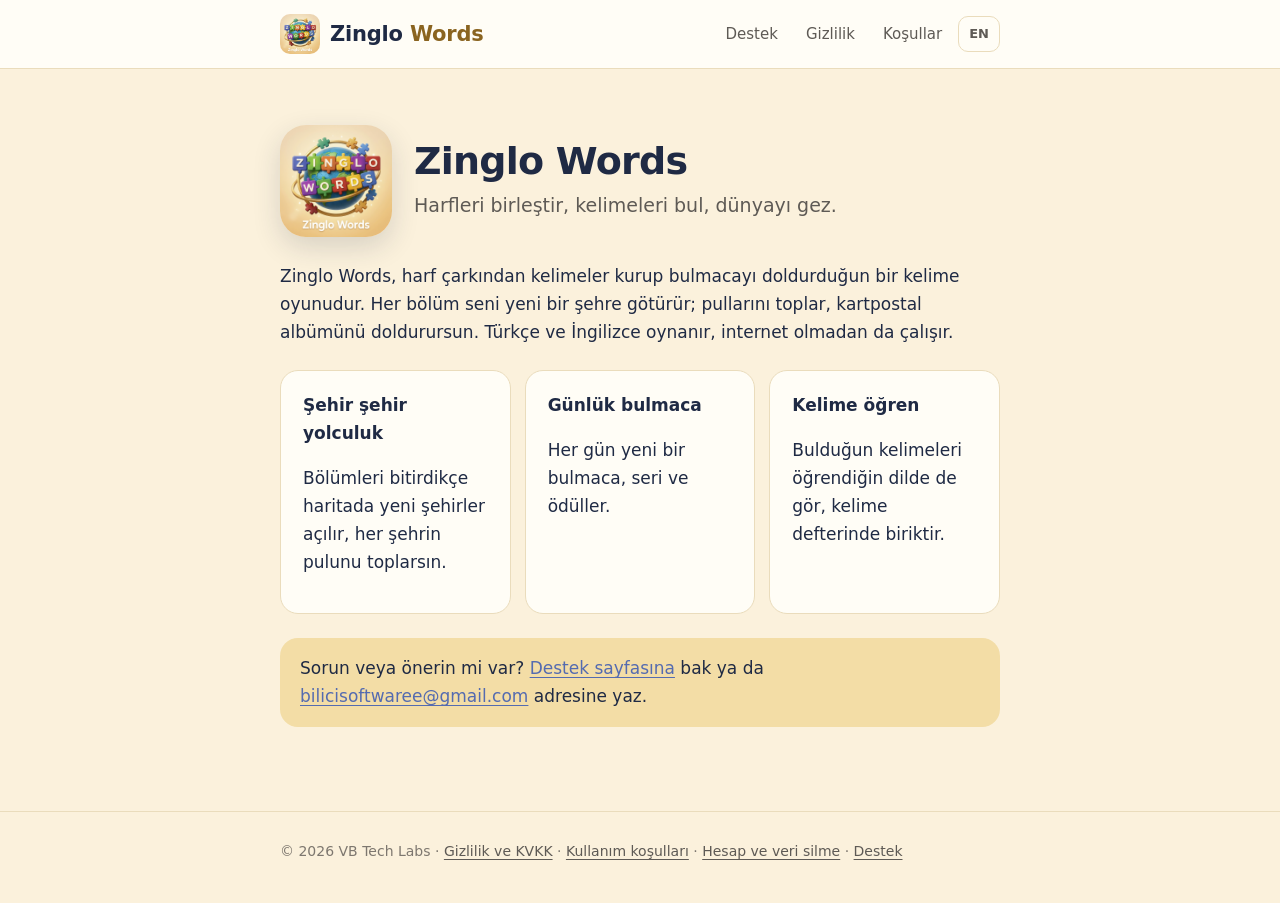
<file: index.html>
<!doctype html>
<html lang="tr">
<head>
<meta charset="utf-8">
<meta name="viewport" content="width=device-width, initial-scale=1">
<title>Zinglo Words: Kelime Oyunu</title>
<meta name="description" content="Harfleri birleştir, kelimeleri bul, dünyanın şehirlerini gez. Türkçe ve İngilizce kelime bulmaca oyunu.">
<link rel="icon" href="/assets/logo.png">
<link rel="apple-touch-icon" href="/assets/logo.png">
<link rel="alternate" hreflang="en" href="https://zinglogames.github.io/en/">
<link rel="stylesheet" href="/assets/site.css">
</head>
<body>
<header class="site"><div class="wrap">
  <a class="brand" href="/"><img src="/assets/logo.png" alt="" width="40" height="40"><span>Zinglo <b>Words</b></span></a>
  <nav class="site" aria-label="Site"><a href="/destek/">Destek</a><a href="/gizlilik/">Gizlilik</a><a href="/kosullar/">Koşullar</a><a class="lang" href="/en/" hreflang="en" lang="en">EN</a></nav>
</div></header>
<main><div class="wrap">
<section class="hero">
    <img src="/assets/logo.png" alt="Zinglo Words logosu" width="112" height="112">
    <div><h1>Zinglo Words</h1><p class="lead" style="margin:0">Harfleri birleştir, kelimeleri bul, dünyayı gez.</p></div>
  </section>
  <p>Zinglo Words, harf çarkından kelimeler kurup bulmacayı doldurduğun bir kelime oyunudur. Her bölüm seni yeni bir şehre götürür; pullarını toplar, kartpostal albümünü doldurursun. Türkçe ve İngilizce oynanır, internet olmadan da çalışır.</p>
  <div class="grid">
    <div class="card"><h3>Şehir şehir yolculuk</h3><p>Bölümleri bitirdikçe haritada yeni şehirler açılır, her şehrin pulunu toplarsın.</p></div>
    <div class="card"><h3>Günlük bulmaca</h3><p>Her gün yeni bir bulmaca, seri ve ödüller.</p></div>
    <div class="card"><h3>Kelime öğren</h3><p>Bulduğun kelimeleri öğrendiğin dilde de gör, kelime defterinde biriktir.</p></div>
  </div>
  <div class="note">Sorun veya önerin mi var? <a href="/destek/">Destek sayfasına</a> bak ya da <a href="mailto:bilicisoftwaree@gmail.com?subject=Zinglo%20Words">bilicisoftwaree@gmail.com</a> adresine yaz.</div>
</div></main>
<footer class="site"><div class="wrap">
  © 2026 VB Tech Labs · <a href="/gizlilik/">Gizlilik ve KVKK</a> · <a href="/kosullar/">Kullanım koşulları</a> · <a href="/hesap-silme/">Hesap ve veri silme</a> · <a href="/destek/">Destek</a>
</div></footer>
</body>
</html>
</file>
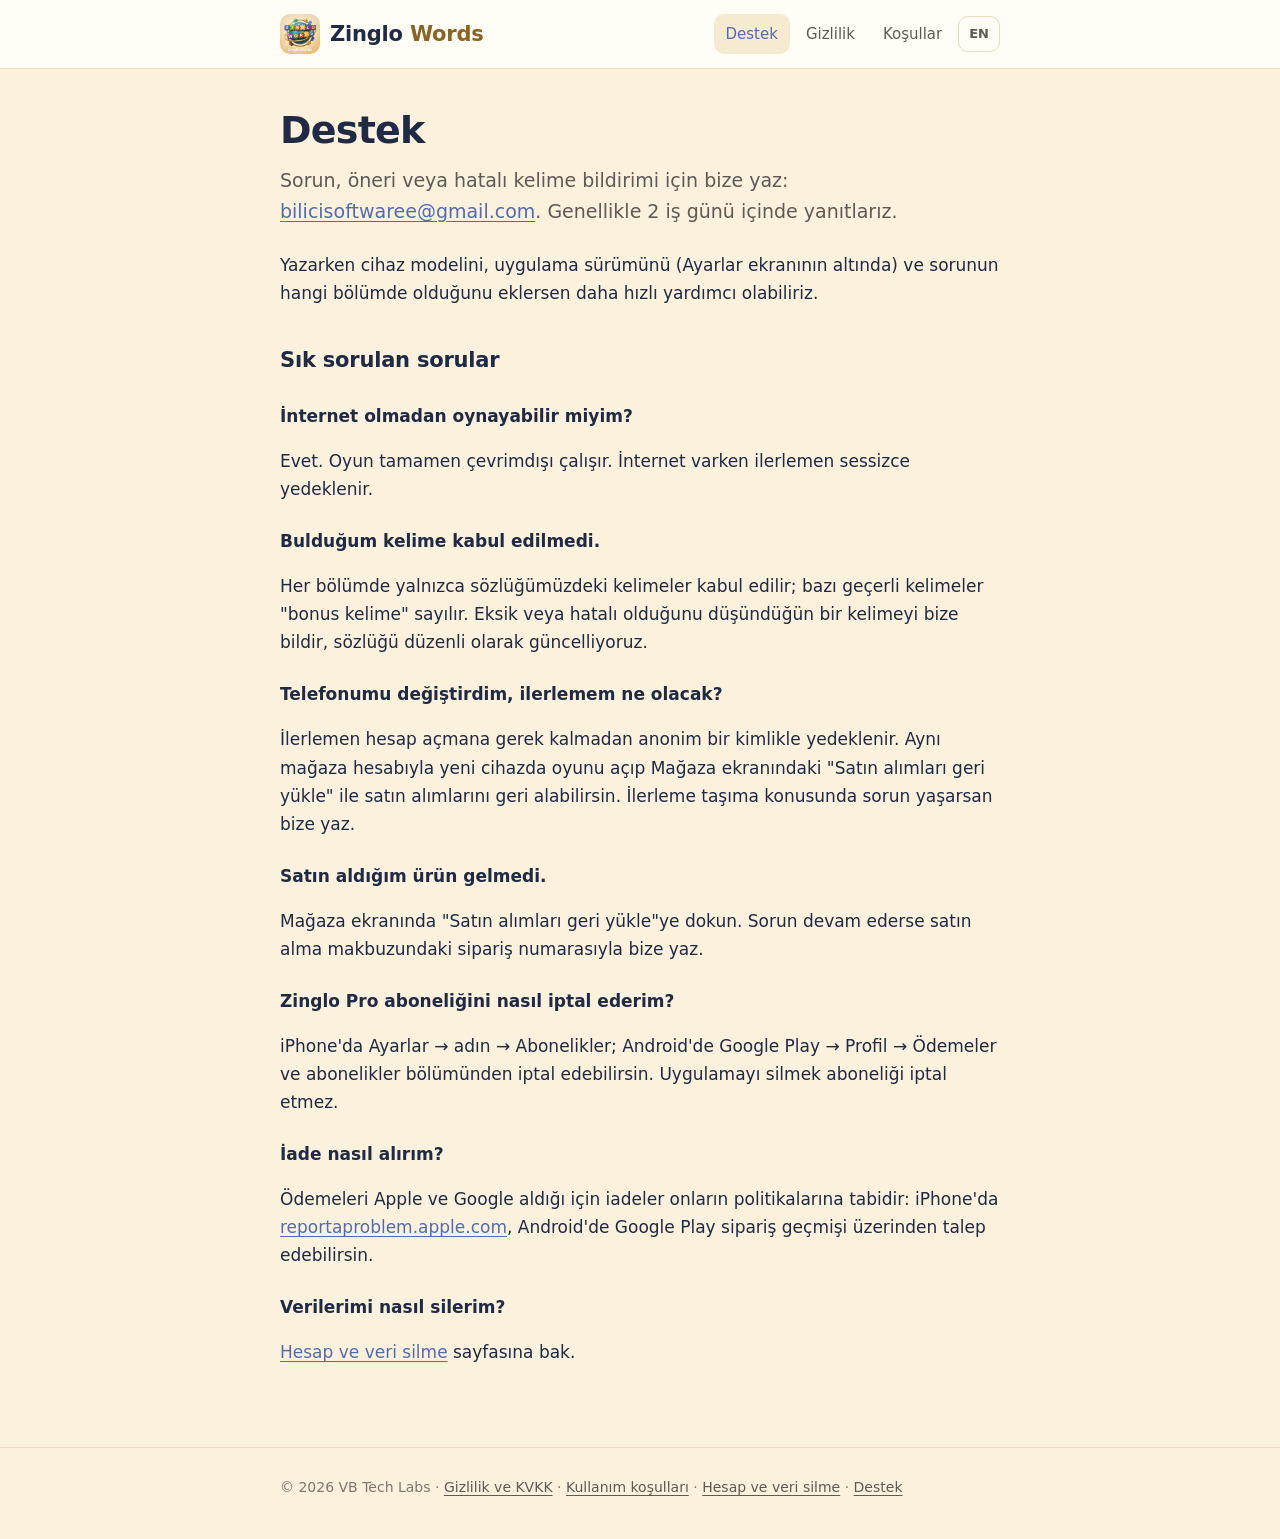
<file: destek/index.html>
<!doctype html>
<html lang="tr">
<head>
<meta charset="utf-8">
<meta name="viewport" content="width=device-width, initial-scale=1">
<title>Destek | Zinglo Words</title>
<meta name="description" content="Zinglo Words destek ve sık sorulan sorular.">
<link rel="icon" href="/assets/logo.png">
<link rel="apple-touch-icon" href="/assets/logo.png">
<link rel="alternate" hreflang="en" href="https://zinglogames.github.io/en/support/">
<link rel="stylesheet" href="/assets/site.css">
</head>
<body>
<header class="site"><div class="wrap">
  <a class="brand" href="/"><img src="/assets/logo.png" alt="" width="40" height="40"><span>Zinglo <b>Words</b></span></a>
  <nav class="site" aria-label="Site"><a href="/destek/" aria-current="page">Destek</a><a href="/gizlilik/">Gizlilik</a><a href="/kosullar/">Koşullar</a><a class="lang" href="/en/support/" hreflang="en" lang="en">EN</a></nav>
</div></header>
<main><div class="wrap">
<h1>Destek</h1>
  <p class="lead">Sorun, öneri veya hatalı kelime bildirimi için bize yaz: <a href="mailto:bilicisoftwaree@gmail.com?subject=Zinglo%20Words%20destek">bilicisoftwaree@gmail.com</a>. Genellikle 2 iş günü içinde yanıtlarız.</p>
  <p>Yazarken cihaz modelini, uygulama sürümünü (Ayarlar ekranının altında) ve sorunun hangi bölümde olduğunu eklersen daha hızlı yardımcı olabiliriz.</p>

  <h2>Sık sorulan sorular</h2>
  <h3>İnternet olmadan oynayabilir miyim?</h3>
  <p>Evet. Oyun tamamen çevrimdışı çalışır. İnternet varken ilerlemen sessizce yedeklenir.</p>
  <h3>Bulduğum kelime kabul edilmedi.</h3>
  <p>Her bölümde yalnızca sözlüğümüzdeki kelimeler kabul edilir; bazı geçerli kelimeler "bonus kelime" sayılır. Eksik veya hatalı olduğunu düşündüğün bir kelimeyi bize bildir, sözlüğü düzenli olarak güncelliyoruz.</p>
  <h3>Telefonumu değiştirdim, ilerlemem ne olacak?</h3>
  <p>İlerlemen hesap açmana gerek kalmadan anonim bir kimlikle yedeklenir. Aynı mağaza hesabıyla yeni cihazda oyunu açıp Mağaza ekranındaki "Satın alımları geri yükle" ile satın alımlarını geri alabilirsin. İlerleme taşıma konusunda sorun yaşarsan bize yaz.</p>
  <h3>Satın aldığım ürün gelmedi.</h3>
  <p>Mağaza ekranında "Satın alımları geri yükle"ye dokun. Sorun devam ederse satın alma makbuzundaki sipariş numarasıyla bize yaz.</p>
  <h3>Zinglo Pro aboneliğini nasıl iptal ederim?</h3>
  <p>iPhone'da Ayarlar → adın → Abonelikler; Android'de Google Play → Profil → Ödemeler ve abonelikler bölümünden iptal edebilirsin. Uygulamayı silmek aboneliği iptal etmez.</p>
  <h3>İade nasıl alırım?</h3>
  <p>Ödemeleri Apple ve Google aldığı için iadeler onların politikalarına tabidir: iPhone'da <a href="https://reportaproblem.apple.com">reportaproblem.apple.com</a>, Android'de Google Play sipariş geçmişi üzerinden talep edebilirsin.</p>
  <h3>Verilerimi nasıl silerim?</h3>
  <p><a href="/hesap-silme/">Hesap ve veri silme</a> sayfasına bak.</p>
</div></main>
<footer class="site"><div class="wrap">
  © 2026 VB Tech Labs · <a href="/gizlilik/">Gizlilik ve KVKK</a> · <a href="/kosullar/">Kullanım koşulları</a> · <a href="/hesap-silme/">Hesap ve veri silme</a> · <a href="/destek/">Destek</a>
</div></footer>
</body>
</html>
</file>
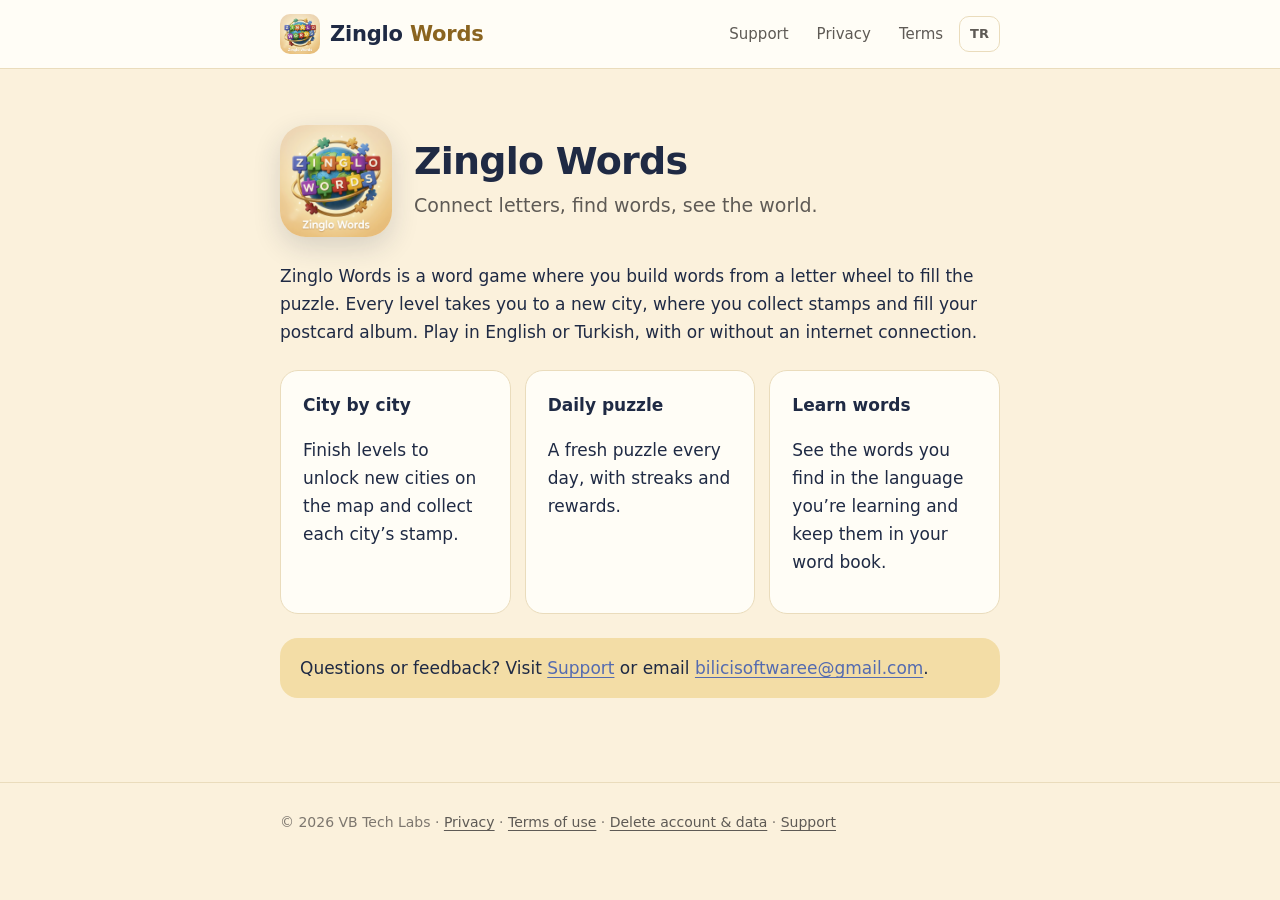
<file: en/index.html>
<!doctype html>
<html lang="en">
<head>
<meta charset="utf-8">
<meta name="viewport" content="width=device-width, initial-scale=1">
<title>Zinglo Words: Word Puzzle</title>
<meta name="description" content="Connect letters, find words, travel the world’s cities. A crossword-style word game in English and Turkish.">
<link rel="icon" href="/assets/logo.png">
<link rel="apple-touch-icon" href="/assets/logo.png">
<link rel="alternate" hreflang="tr" href="https://zinglogames.github.io/">
<link rel="stylesheet" href="/assets/site.css">
</head>
<body>
<header class="site"><div class="wrap">
  <a class="brand" href="/en/"><img src="/assets/logo.png" alt="" width="40" height="40"><span>Zinglo <b>Words</b></span></a>
  <nav class="site" aria-label="Site"><a href="/en/support/">Support</a><a href="/en/privacy/">Privacy</a><a href="/en/terms/">Terms</a><a class="lang" href="/" hreflang="tr" lang="tr">TR</a></nav>
</div></header>
<main><div class="wrap">
<section class="hero">
    <img src="/assets/logo.png" alt="Zinglo Words logo" width="112" height="112">
    <div><h1>Zinglo Words</h1><p class="lead" style="margin:0">Connect letters, find words, see the world.</p></div>
  </section>
  <p>Zinglo Words is a word game where you build words from a letter wheel to fill the puzzle. Every level takes you to a new city, where you collect stamps and fill your postcard album. Play in English or Turkish, with or without an internet connection.</p>
  <div class="grid">
    <div class="card"><h3>City by city</h3><p>Finish levels to unlock new cities on the map and collect each city’s stamp.</p></div>
    <div class="card"><h3>Daily puzzle</h3><p>A fresh puzzle every day, with streaks and rewards.</p></div>
    <div class="card"><h3>Learn words</h3><p>See the words you find in the language you’re learning and keep them in your word book.</p></div>
  </div>
  <div class="note">Questions or feedback? Visit <a href="/en/support/">Support</a> or email <a href="mailto:bilicisoftwaree@gmail.com?subject=Zinglo%20Words">bilicisoftwaree@gmail.com</a>.</div>
</div></main>
<footer class="site"><div class="wrap">
  © 2026 VB Tech Labs · <a href="/en/privacy/">Privacy</a> · <a href="/en/terms/">Terms of use</a> · <a href="/en/delete-account/">Delete account &amp; data</a> · <a href="/en/support/">Support</a>
</div></footer>
</body>
</html>
</file>
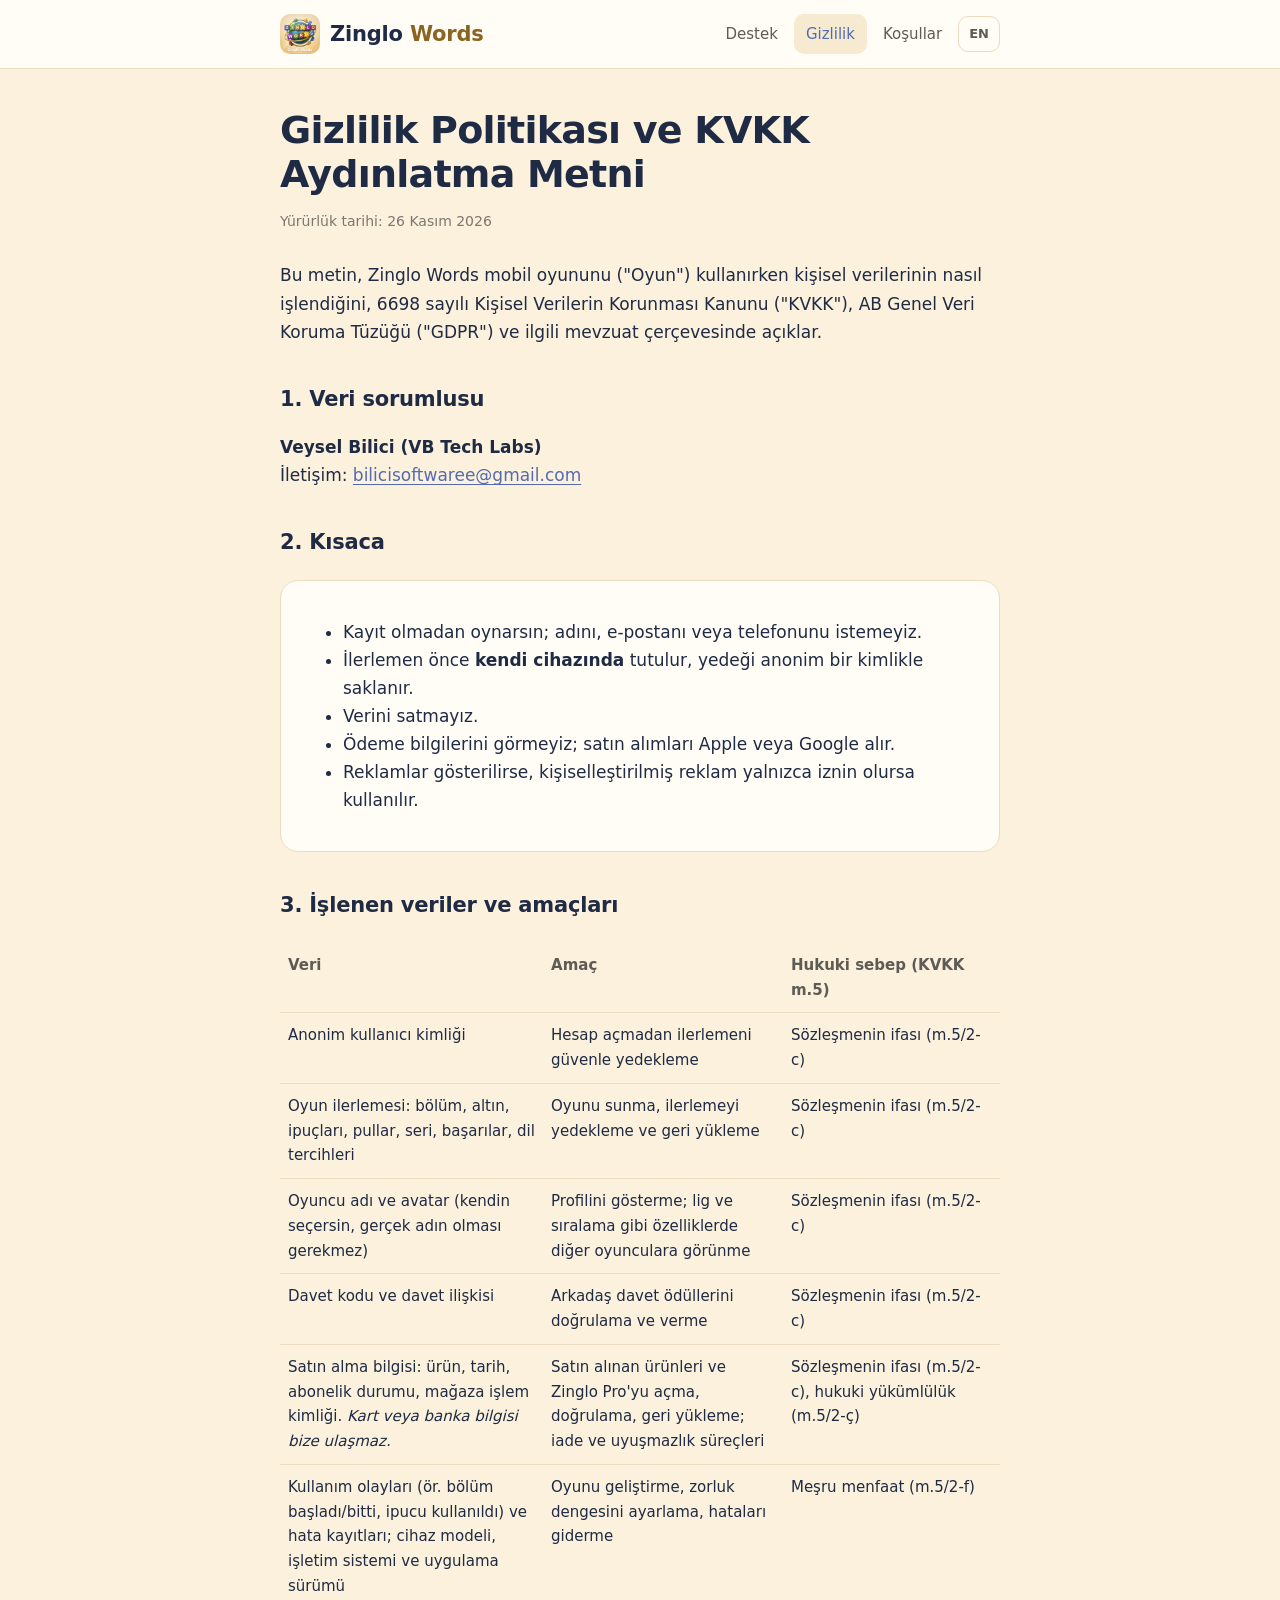
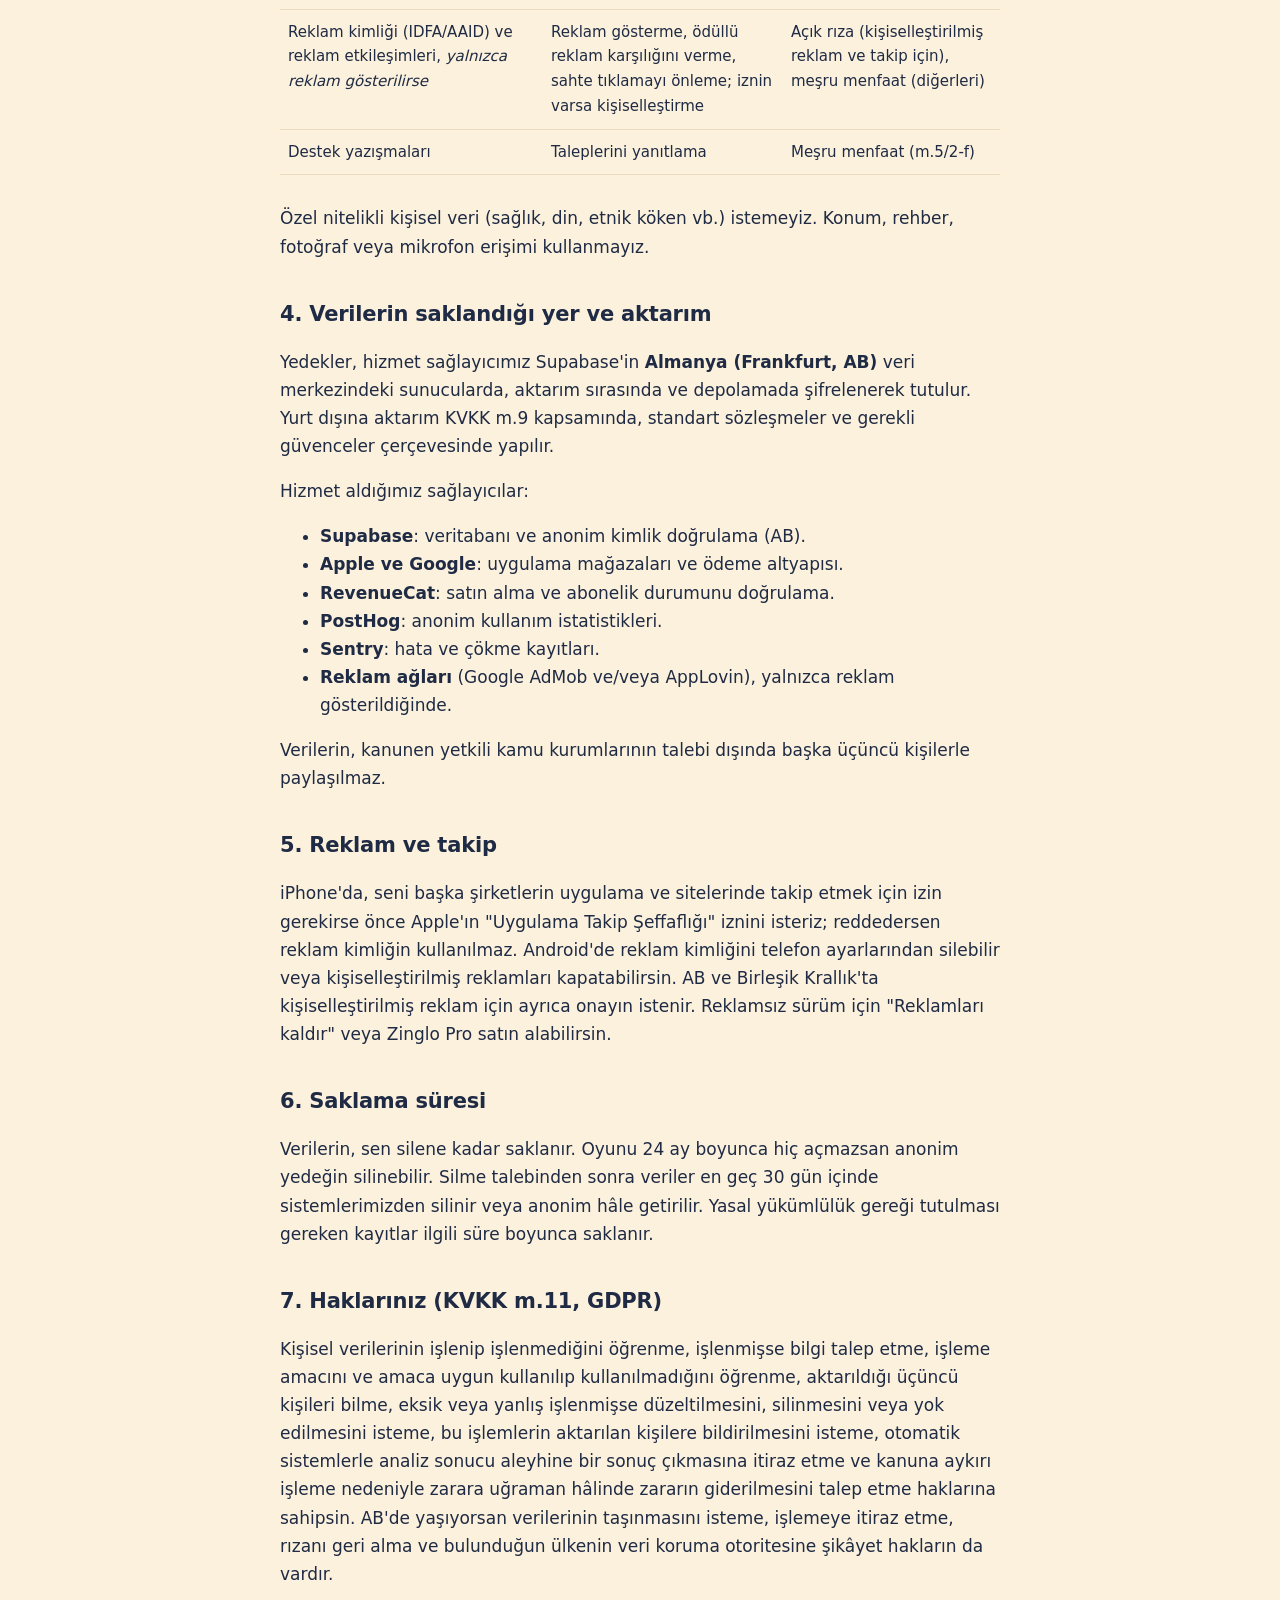
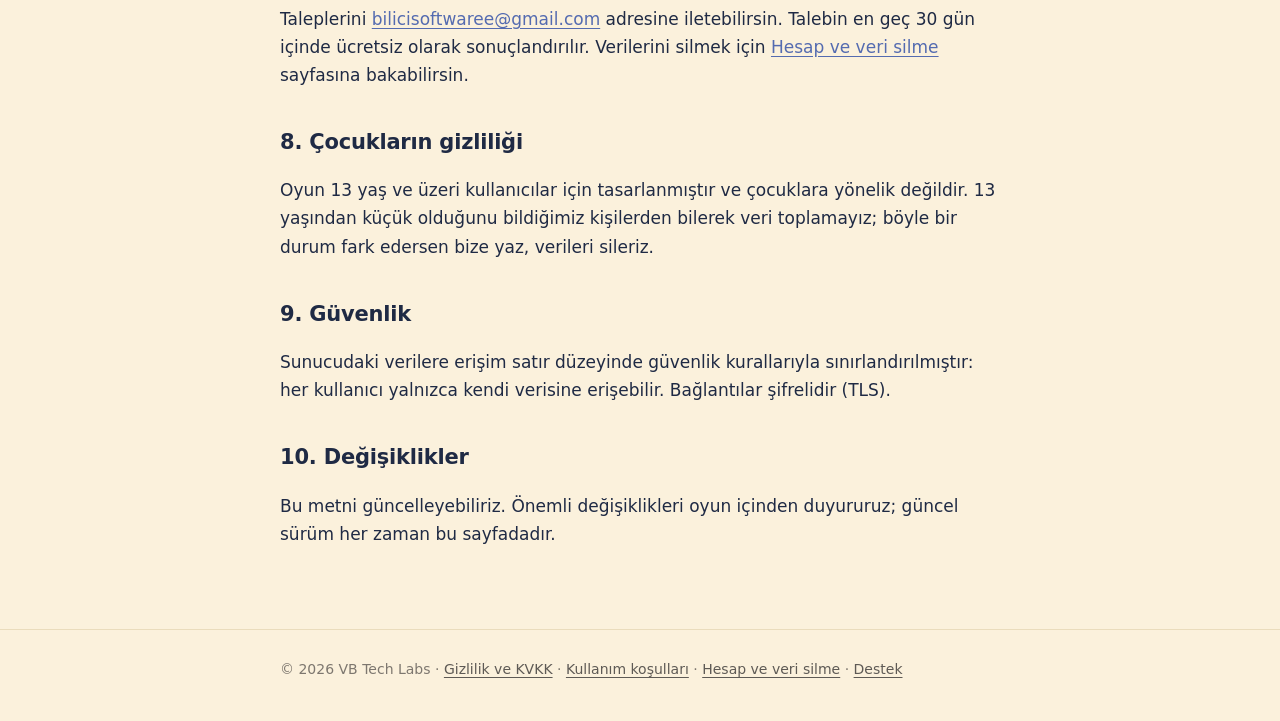
<file: gizlilik/index.html>
<!doctype html>
<html lang="tr">
<head>
<meta charset="utf-8">
<meta name="viewport" content="width=device-width, initial-scale=1">
<title>Gizlilik Politikası ve KVKK Aydınlatma Metni | Zinglo Words</title>
<meta name="description" content="Zinglo Words gizlilik politikası ve 6698 sayılı KVKK kapsamında aydınlatma metni.">
<link rel="icon" href="/assets/logo.png">
<link rel="apple-touch-icon" href="/assets/logo.png">
<link rel="alternate" hreflang="en" href="https://zinglogames.github.io/en/privacy/">
<link rel="stylesheet" href="/assets/site.css">
</head>
<body>
<header class="site"><div class="wrap">
  <a class="brand" href="/"><img src="/assets/logo.png" alt="" width="40" height="40"><span>Zinglo <b>Words</b></span></a>
  <nav class="site" aria-label="Site"><a href="/destek/">Destek</a><a href="/gizlilik/" aria-current="page">Gizlilik</a><a href="/kosullar/">Koşullar</a><a class="lang" href="/en/privacy/" hreflang="en" lang="en">EN</a></nav>
</div></header>
<main><div class="wrap">
<h1>Gizlilik Politikası ve KVKK Aydınlatma Metni</h1>
  <p class="meta">Yürürlük tarihi: 26 Kasım 2026</p>

  <p>Bu metin, Zinglo Words mobil oyununu ("Oyun") kullanırken kişisel verilerinin nasıl işlendiğini, 6698 sayılı Kişisel Verilerin Korunması Kanunu ("KVKK"), AB Genel Veri Koruma Tüzüğü ("GDPR") ve ilgili mevzuat çerçevesinde açıklar.</p>

  <h2>1. Veri sorumlusu</h2>
  <p><strong>Veysel Bilici (VB Tech Labs)</strong><br>İletişim: <a href="mailto:bilicisoftwaree@gmail.com">bilicisoftwaree@gmail.com</a></p>

  <h2>2. Kısaca</h2>
  <div class="card">
    <ul>
      <li>Kayıt olmadan oynarsın; adını, e-postanı veya telefonunu istemeyiz.</li>
      <li>İlerlemen önce <strong>kendi cihazında</strong> tutulur, yedeği anonim bir kimlikle saklanır.</li>
      <li>Verini satmayız.</li>
      <li>Ödeme bilgilerini görmeyiz; satın alımları Apple veya Google alır.</li>
      <li>Reklamlar gösterilirse, kişiselleştirilmiş reklam yalnızca iznin olursa kullanılır.</li>
    </ul>
  </div>

  <h2>3. İşlenen veriler ve amaçları</h2>
  <div class="table-scroll"><table>
    <thead><tr><th>Veri</th><th>Amaç</th><th>Hukuki sebep (KVKK m.5)</th></tr></thead>
    <tbody>
      <tr><td>Anonim kullanıcı kimliği</td><td>Hesap açmadan ilerlemeni güvenle yedekleme</td><td>Sözleşmenin ifası (m.5/2-c)</td></tr>
      <tr><td>Oyun ilerlemesi: bölüm, altın, ipuçları, pullar, seri, başarılar, dil tercihleri</td><td>Oyunu sunma, ilerlemeyi yedekleme ve geri yükleme</td><td>Sözleşmenin ifası (m.5/2-c)</td></tr>
      <tr><td>Oyuncu adı ve avatar (kendin seçersin, gerçek adın olması gerekmez)</td><td>Profilini gösterme; lig ve sıralama gibi özelliklerde diğer oyunculara görünme</td><td>Sözleşmenin ifası (m.5/2-c)</td></tr>
      <tr><td>Davet kodu ve davet ilişkisi</td><td>Arkadaş davet ödüllerini doğrulama ve verme</td><td>Sözleşmenin ifası (m.5/2-c)</td></tr>
      <tr><td>Satın alma bilgisi: ürün, tarih, abonelik durumu, mağaza işlem kimliği. <em>Kart veya banka bilgisi bize ulaşmaz.</em></td><td>Satın alınan ürünleri ve Zinglo Pro'yu açma, doğrulama, geri yükleme; iade ve uyuşmazlık süreçleri</td><td>Sözleşmenin ifası (m.5/2-c), hukuki yükümlülük (m.5/2-ç)</td></tr>
      <tr><td>Kullanım olayları (ör. bölüm başladı/bitti, ipucu kullanıldı) ve hata kayıtları; cihaz modeli, işletim sistemi ve uygulama sürümü</td><td>Oyunu geliştirme, zorluk dengesini ayarlama, hataları giderme</td><td>Meşru menfaat (m.5/2-f)</td></tr>
      <tr><td>Reklam kimliği (IDFA/AAID) ve reklam etkileşimleri, <em>yalnızca reklam gösterilirse</em></td><td>Reklam gösterme, ödüllü reklam karşılığını verme, sahte tıklamayı önleme; iznin varsa kişiselleştirme</td><td>Açık rıza (kişiselleştirilmiş reklam ve takip için), meşru menfaat (diğerleri)</td></tr>
      <tr><td>Destek yazışmaları</td><td>Taleplerini yanıtlama</td><td>Meşru menfaat (m.5/2-f)</td></tr>
    </tbody>
  </table></div>
  <p>Özel nitelikli kişisel veri (sağlık, din, etnik köken vb.) istemeyiz. Konum, rehber, fotoğraf veya mikrofon erişimi kullanmayız.</p>

  <h2>4. Verilerin saklandığı yer ve aktarım</h2>
  <p>Yedekler, hizmet sağlayıcımız Supabase'in <strong>Almanya (Frankfurt, AB)</strong> veri merkezindeki sunucularda, aktarım sırasında ve depolamada şifrelenerek tutulur. Yurt dışına aktarım KVKK m.9 kapsamında, standart sözleşmeler ve gerekli güvenceler çerçevesinde yapılır.</p>
  <p>Hizmet aldığımız sağlayıcılar:</p>
  <ul>
    <li><strong>Supabase</strong>: veritabanı ve anonim kimlik doğrulama (AB).</li>
    <li><strong>Apple ve Google</strong>: uygulama mağazaları ve ödeme altyapısı.</li>
    <li><strong>RevenueCat</strong>: satın alma ve abonelik durumunu doğrulama.</li>
    <li><strong>PostHog</strong>: anonim kullanım istatistikleri.</li>
    <li><strong>Sentry</strong>: hata ve çökme kayıtları.</li>
    <li><strong>Reklam ağları</strong> (Google AdMob ve/veya AppLovin), yalnızca reklam gösterildiğinde.</li>
  </ul>
  <p>Verilerin, kanunen yetkili kamu kurumlarının talebi dışında başka üçüncü kişilerle paylaşılmaz.</p>

  <h2>5. Reklam ve takip</h2>
  <p>iPhone'da, seni başka şirketlerin uygulama ve sitelerinde takip etmek için izin gerekirse önce Apple'ın "Uygulama Takip Şeffaflığı" iznini isteriz; reddedersen reklam kimliğin kullanılmaz. Android'de reklam kimliğini telefon ayarlarından silebilir veya kişiselleştirilmiş reklamları kapatabilirsin. AB ve Birleşik Krallık'ta kişiselleştirilmiş reklam için ayrıca onayın istenir. Reklamsız sürüm için "Reklamları kaldır" veya Zinglo Pro satın alabilirsin.</p>

  <h2>6. Saklama süresi</h2>
  <p>Verilerin, sen silene kadar saklanır. Oyunu 24 ay boyunca hiç açmazsan anonim yedeğin silinebilir. Silme talebinden sonra veriler en geç 30 gün içinde sistemlerimizden silinir veya anonim hâle getirilir. Yasal yükümlülük gereği tutulması gereken kayıtlar ilgili süre boyunca saklanır.</p>

  <h2>7. Haklarınız (KVKK m.11, GDPR)</h2>
  <p>Kişisel verilerinin işlenip işlenmediğini öğrenme, işlenmişse bilgi talep etme, işleme amacını ve amaca uygun kullanılıp kullanılmadığını öğrenme, aktarıldığı üçüncü kişileri bilme, eksik veya yanlış işlenmişse düzeltilmesini, silinmesini veya yok edilmesini isteme, bu işlemlerin aktarılan kişilere bildirilmesini isteme, otomatik sistemlerle analiz sonucu aleyhine bir sonuç çıkmasına itiraz etme ve kanuna aykırı işleme nedeniyle zarara uğraman hâlinde zararın giderilmesini talep etme haklarına sahipsin. AB'de yaşıyorsan verilerinin taşınmasını isteme, işlemeye itiraz etme, rızanı geri alma ve bulunduğun ülkenin veri koruma otoritesine şikâyet hakların da vardır.</p>
  <p>Taleplerini <a href="mailto:bilicisoftwaree@gmail.com?subject=Zinglo%20Words%20KVKK%20ba%C5%9Fvurusu">bilicisoftwaree@gmail.com</a> adresine iletebilirsin. Talebin en geç 30 gün içinde ücretsiz olarak sonuçlandırılır. Verilerini silmek için <a href="/hesap-silme/">Hesap ve veri silme</a> sayfasına bakabilirsin.</p>

  <h2>8. Çocukların gizliliği</h2>
  <p>Oyun 13 yaş ve üzeri kullanıcılar için tasarlanmıştır ve çocuklara yönelik değildir. 13 yaşından küçük olduğunu bildiğimiz kişilerden bilerek veri toplamayız; böyle bir durum fark edersen bize yaz, verileri sileriz.</p>

  <h2>9. Güvenlik</h2>
  <p>Sunucudaki verilere erişim satır düzeyinde güvenlik kurallarıyla sınırlandırılmıştır: her kullanıcı yalnızca kendi verisine erişebilir. Bağlantılar şifrelidir (TLS).</p>

  <h2>10. Değişiklikler</h2>
  <p>Bu metni güncelleyebiliriz. Önemli değişiklikleri oyun içinden duyururuz; güncel sürüm her zaman bu sayfadadır.</p>
</div></main>
<footer class="site"><div class="wrap">
  © 2026 VB Tech Labs · <a href="/gizlilik/">Gizlilik ve KVKK</a> · <a href="/kosullar/">Kullanım koşulları</a> · <a href="/hesap-silme/">Hesap ve veri silme</a> · <a href="/destek/">Destek</a>
</div></footer>
</body>
</html>
</file>
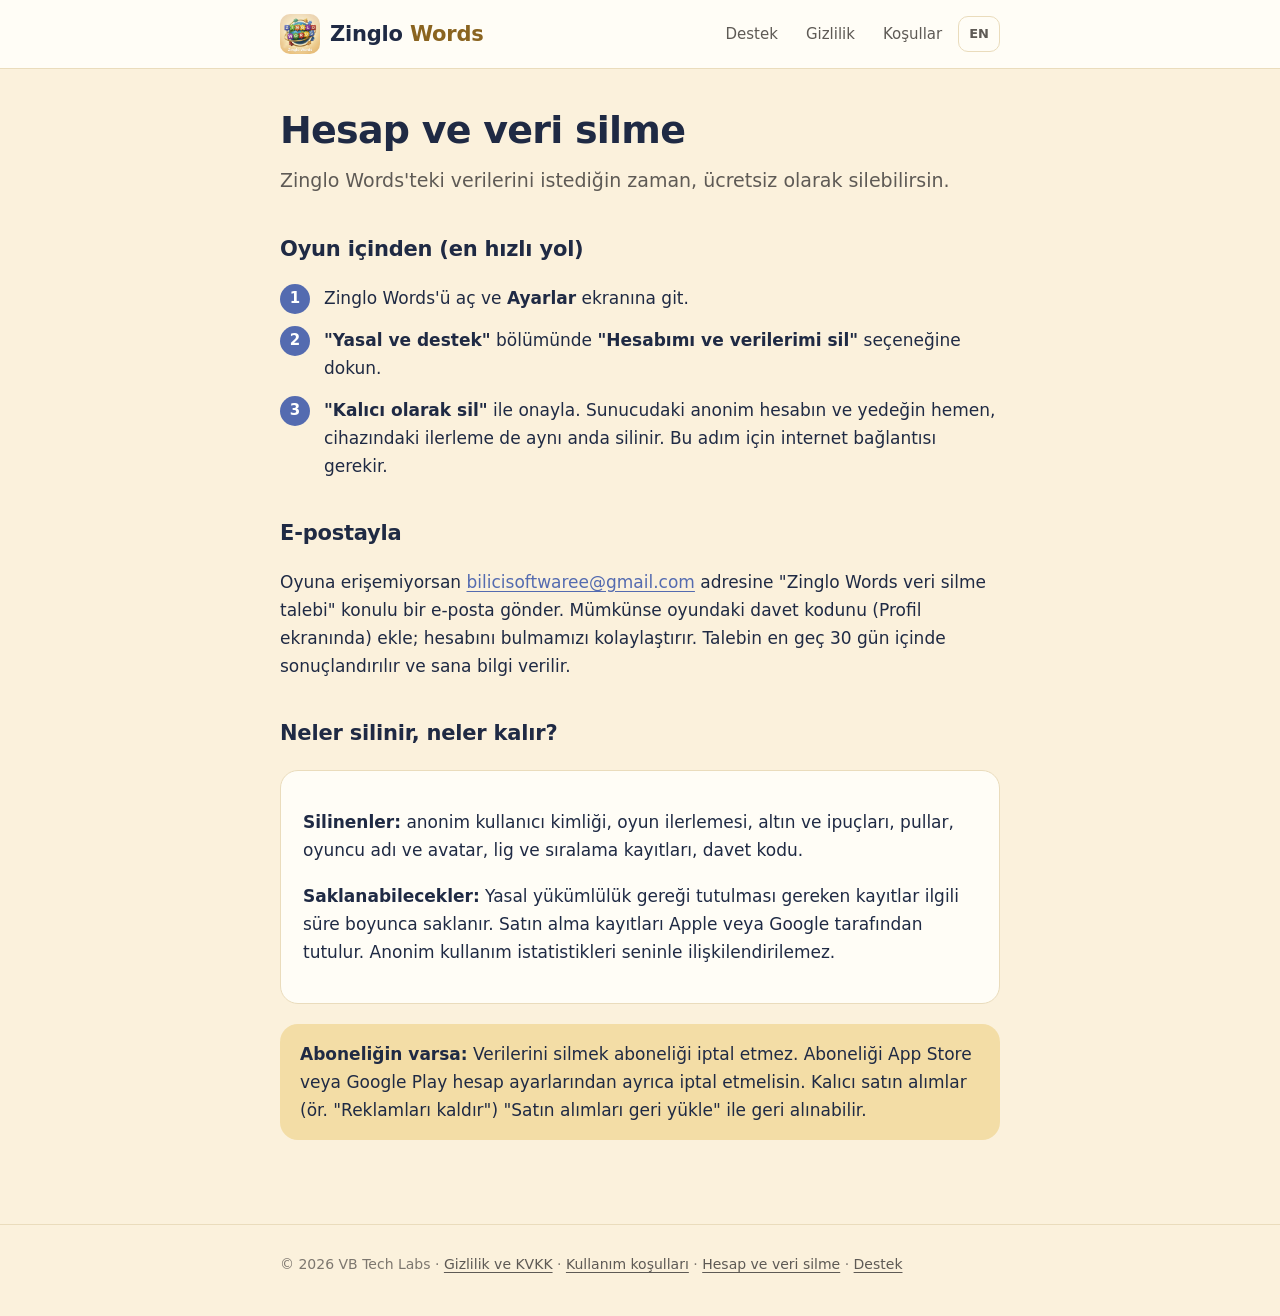
<file: hesap-silme/index.html>
<!doctype html>
<html lang="tr">
<head>
<meta charset="utf-8">
<meta name="viewport" content="width=device-width, initial-scale=1">
<title>Hesap ve Veri Silme | Zinglo Words</title>
<meta name="description" content="Zinglo Words hesabını ve verilerini nasıl silebileceğin.">
<link rel="icon" href="/assets/logo.png">
<link rel="apple-touch-icon" href="/assets/logo.png">
<link rel="alternate" hreflang="en" href="https://zinglogames.github.io/en/delete-account/">
<link rel="stylesheet" href="/assets/site.css">
</head>
<body>
<header class="site"><div class="wrap">
  <a class="brand" href="/"><img src="/assets/logo.png" alt="" width="40" height="40"><span>Zinglo <b>Words</b></span></a>
  <nav class="site" aria-label="Site"><a href="/destek/">Destek</a><a href="/gizlilik/">Gizlilik</a><a href="/kosullar/">Koşullar</a><a class="lang" href="/en/delete-account/" hreflang="en" lang="en">EN</a></nav>
</div></header>
<main><div class="wrap">
<h1>Hesap ve veri silme</h1>
  <p class="lead">Zinglo Words'teki verilerini istediğin zaman, ücretsiz olarak silebilirsin.</p>

  <h2>Oyun içinden (en hızlı yol)</h2>
  <ol class="steps">
    <li>Zinglo Words'ü aç ve <strong>Ayarlar</strong> ekranına git.</li>
    <li><strong>"Yasal ve destek"</strong> bölümünde <strong>"Hesabımı ve verilerimi sil"</strong> seçeneğine dokun.</li>
    <li><strong>"Kalıcı olarak sil"</strong> ile onayla. Sunucudaki anonim hesabın ve yedeğin hemen, cihazındaki ilerleme de aynı anda silinir. Bu adım için internet bağlantısı gerekir.</li>
  </ol>

  <h2>E-postayla</h2>
  <p>Oyuna erişemiyorsan <a href="mailto:bilicisoftwaree@gmail.com?subject=Zinglo%20Words%20veri%20silme%20talebi">bilicisoftwaree@gmail.com</a> adresine "Zinglo Words veri silme talebi" konulu bir e-posta gönder. Mümkünse oyundaki davet kodunu (Profil ekranında) ekle; hesabını bulmamızı kolaylaştırır. Talebin en geç 30 gün içinde sonuçlandırılır ve sana bilgi verilir.</p>

  <h2>Neler silinir, neler kalır?</h2>
  <div class="card">
    <p><strong>Silinenler:</strong> anonim kullanıcı kimliği, oyun ilerlemesi, altın ve ipuçları, pullar, oyuncu adı ve avatar, lig ve sıralama kayıtları, davet kodu.</p>
    <p><strong>Saklanabilecekler:</strong> Yasal yükümlülük gereği tutulması gereken kayıtlar ilgili süre boyunca saklanır. Satın alma kayıtları Apple veya Google tarafından tutulur. Anonim kullanım istatistikleri seninle ilişkilendirilemez.</p>
  </div>
  <div class="note"><strong>Aboneliğin varsa:</strong> Verilerini silmek aboneliği iptal etmez. Aboneliği App Store veya Google Play hesap ayarlarından ayrıca iptal etmelisin. Kalıcı satın alımlar (ör. "Reklamları kaldır") "Satın alımları geri yükle" ile geri alınabilir.</div>
</div></main>
<footer class="site"><div class="wrap">
  © 2026 VB Tech Labs · <a href="/gizlilik/">Gizlilik ve KVKK</a> · <a href="/kosullar/">Kullanım koşulları</a> · <a href="/hesap-silme/">Hesap ve veri silme</a> · <a href="/destek/">Destek</a>
</div></footer>
</body>
</html>
</file>
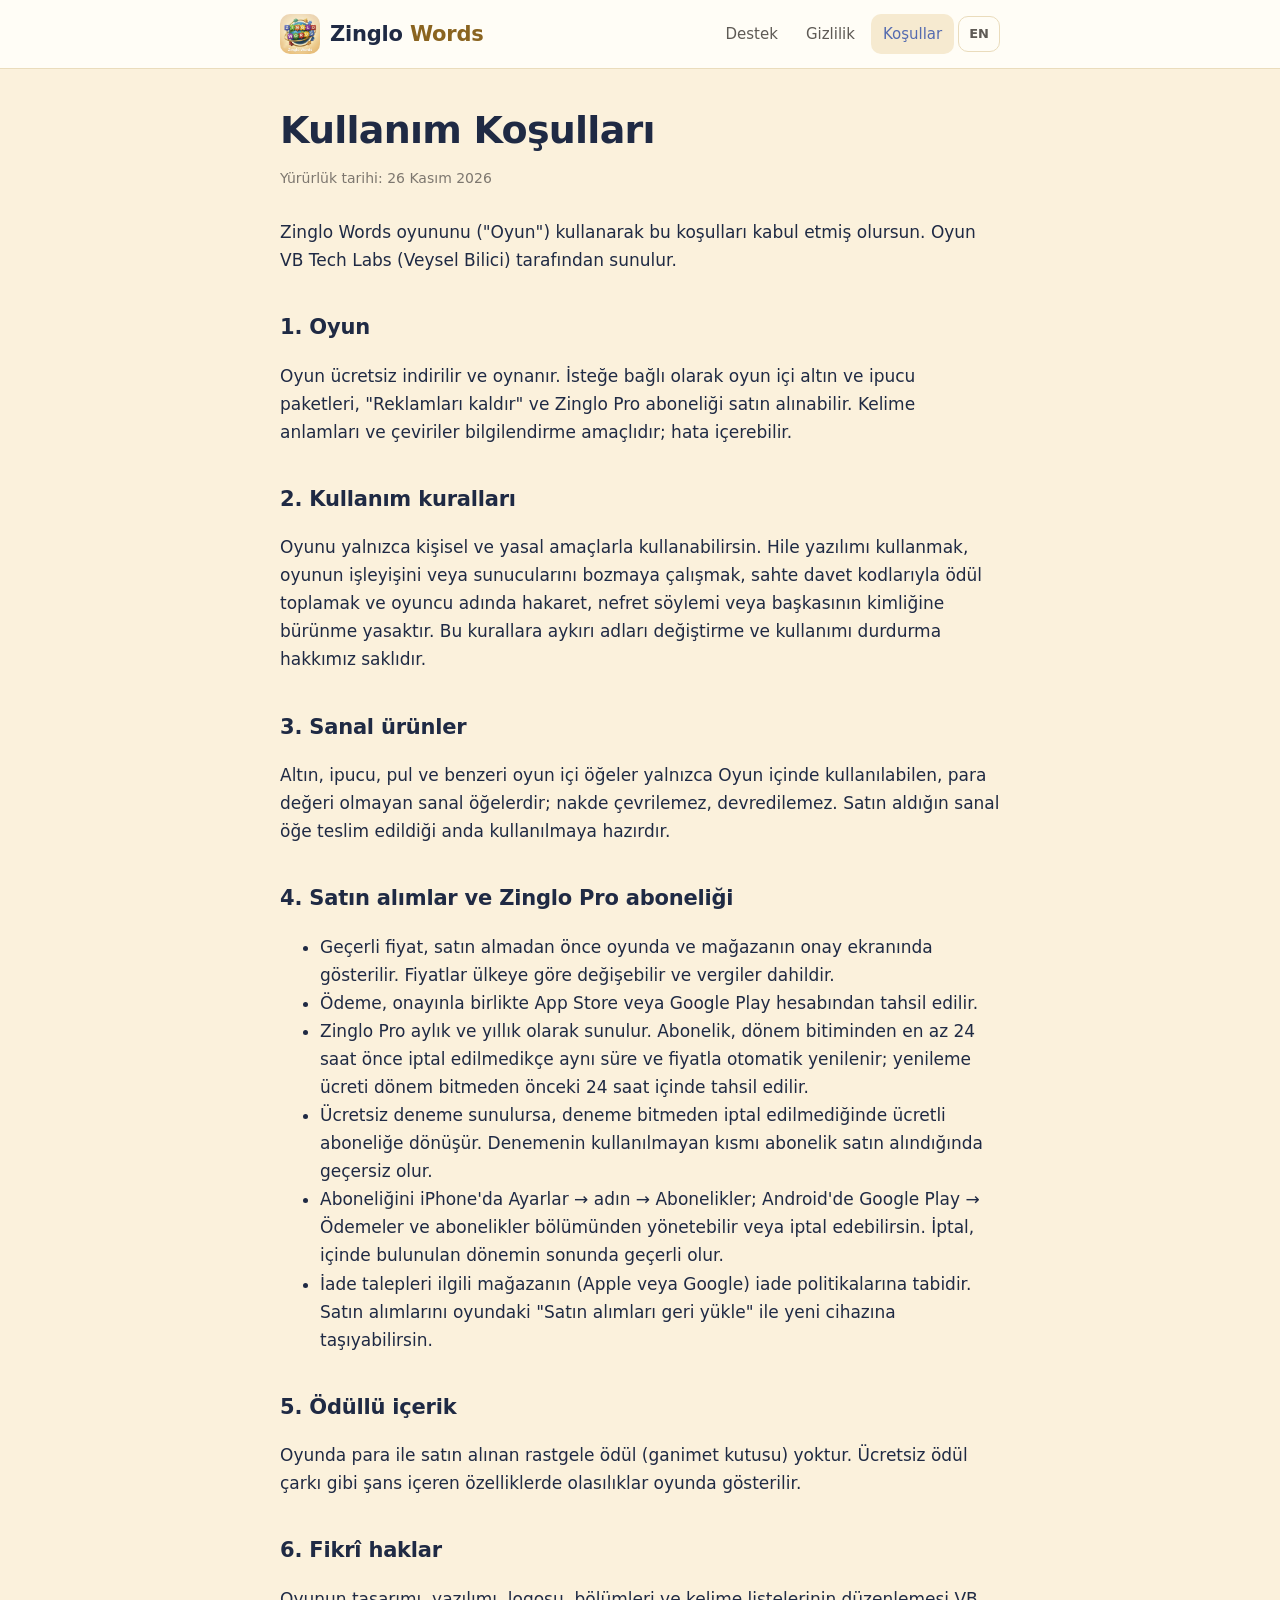
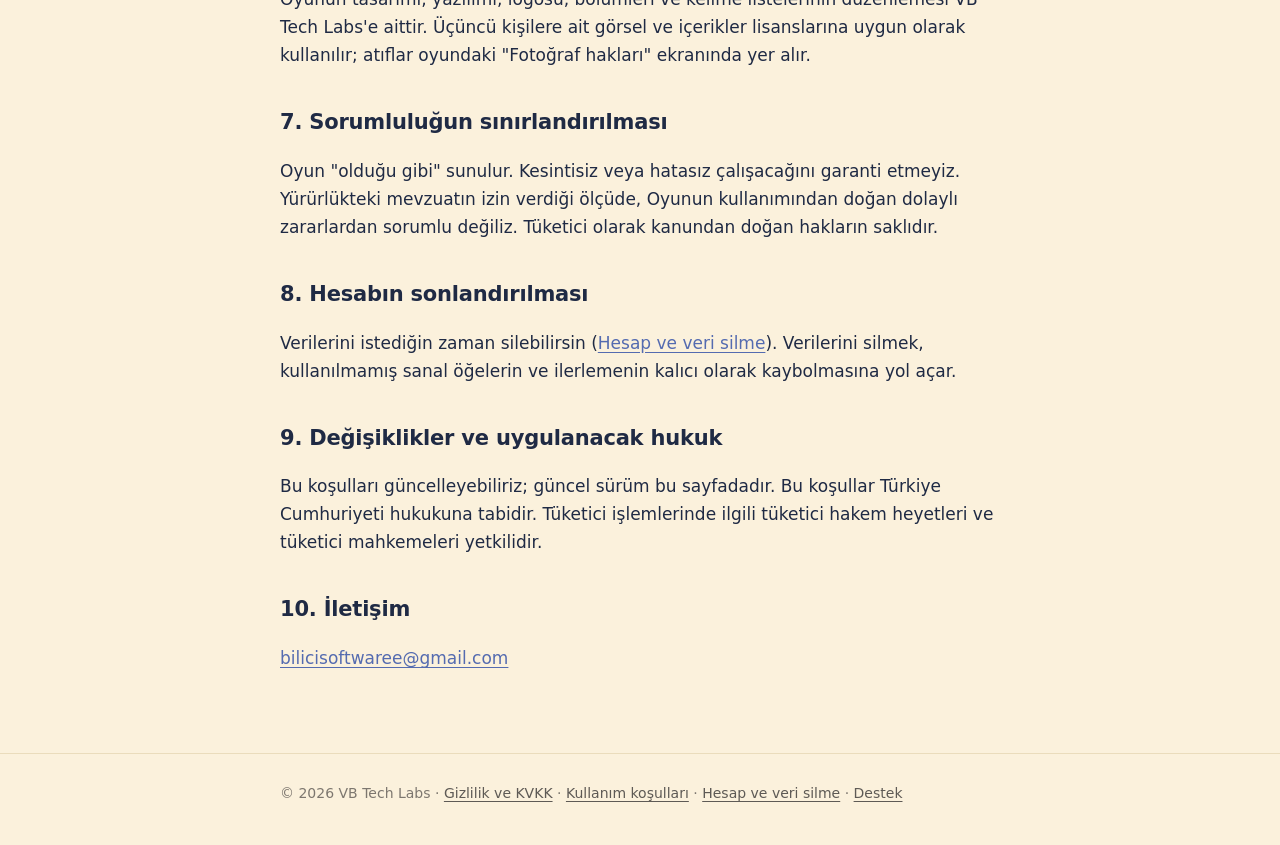
<file: kosullar/index.html>
<!doctype html>
<html lang="tr">
<head>
<meta charset="utf-8">
<meta name="viewport" content="width=device-width, initial-scale=1">
<title>Kullanım Koşulları | Zinglo Words</title>
<meta name="description" content="Zinglo Words kullanım koşulları, satın alma ve abonelik kuralları.">
<link rel="icon" href="/assets/logo.png">
<link rel="apple-touch-icon" href="/assets/logo.png">
<link rel="alternate" hreflang="en" href="https://zinglogames.github.io/en/terms/">
<link rel="stylesheet" href="/assets/site.css">
</head>
<body>
<header class="site"><div class="wrap">
  <a class="brand" href="/"><img src="/assets/logo.png" alt="" width="40" height="40"><span>Zinglo <b>Words</b></span></a>
  <nav class="site" aria-label="Site"><a href="/destek/">Destek</a><a href="/gizlilik/">Gizlilik</a><a href="/kosullar/" aria-current="page">Koşullar</a><a class="lang" href="/en/terms/" hreflang="en" lang="en">EN</a></nav>
</div></header>
<main><div class="wrap">
<h1>Kullanım Koşulları</h1>
  <p class="meta">Yürürlük tarihi: 26 Kasım 2026</p>

  <p>Zinglo Words oyununu ("Oyun") kullanarak bu koşulları kabul etmiş olursun. Oyun VB Tech Labs (Veysel Bilici) tarafından sunulur.</p>

  <h2>1. Oyun</h2>
  <p>Oyun ücretsiz indirilir ve oynanır. İsteğe bağlı olarak oyun içi altın ve ipucu paketleri, "Reklamları kaldır" ve Zinglo Pro aboneliği satın alınabilir. Kelime anlamları ve çeviriler bilgilendirme amaçlıdır; hata içerebilir.</p>

  <h2>2. Kullanım kuralları</h2>
  <p>Oyunu yalnızca kişisel ve yasal amaçlarla kullanabilirsin. Hile yazılımı kullanmak, oyunun işleyişini veya sunucularını bozmaya çalışmak, sahte davet kodlarıyla ödül toplamak ve oyuncu adında hakaret, nefret söylemi veya başkasının kimliğine bürünme yasaktır. Bu kurallara aykırı adları değiştirme ve kullanımı durdurma hakkımız saklıdır.</p>

  <h2>3. Sanal ürünler</h2>
  <p>Altın, ipucu, pul ve benzeri oyun içi öğeler yalnızca Oyun içinde kullanılabilen, para değeri olmayan sanal öğelerdir; nakde çevrilemez, devredilemez. Satın aldığın sanal öğe teslim edildiği anda kullanılmaya hazırdır.</p>

  <h2>4. Satın alımlar ve Zinglo Pro aboneliği</h2>
  <ul>
    <li>Geçerli fiyat, satın almadan önce oyunda ve mağazanın onay ekranında gösterilir. Fiyatlar ülkeye göre değişebilir ve vergiler dahildir.</li>
    <li>Ödeme, onayınla birlikte App Store veya Google Play hesabından tahsil edilir.</li>
    <li>Zinglo Pro aylık ve yıllık olarak sunulur. Abonelik, dönem bitiminden en az 24 saat önce iptal edilmedikçe aynı süre ve fiyatla otomatik yenilenir; yenileme ücreti dönem bitmeden önceki 24 saat içinde tahsil edilir.</li>
    <li>Ücretsiz deneme sunulursa, deneme bitmeden iptal edilmediğinde ücretli aboneliğe dönüşür. Denemenin kullanılmayan kısmı abonelik satın alındığında geçersiz olur.</li>
    <li>Aboneliğini iPhone'da Ayarlar → adın → Abonelikler; Android'de Google Play → Ödemeler ve abonelikler bölümünden yönetebilir veya iptal edebilirsin. İptal, içinde bulunulan dönemin sonunda geçerli olur.</li>
    <li>İade talepleri ilgili mağazanın (Apple veya Google) iade politikalarına tabidir. Satın alımlarını oyundaki "Satın alımları geri yükle" ile yeni cihazına taşıyabilirsin.</li>
  </ul>

  <h2>5. Ödüllü içerik</h2>
  <p>Oyunda para ile satın alınan rastgele ödül (ganimet kutusu) yoktur. Ücretsiz ödül çarkı gibi şans içeren özelliklerde olasılıklar oyunda gösterilir.</p>

  <h2>6. Fikrî haklar</h2>
  <p>Oyunun tasarımı, yazılımı, logosu, bölümleri ve kelime listelerinin düzenlemesi VB Tech Labs'e aittir. Üçüncü kişilere ait görsel ve içerikler lisanslarına uygun olarak kullanılır; atıflar oyundaki "Fotoğraf hakları" ekranında yer alır.</p>

  <h2>7. Sorumluluğun sınırlandırılması</h2>
  <p>Oyun "olduğu gibi" sunulur. Kesintisiz veya hatasız çalışacağını garanti etmeyiz. Yürürlükteki mevzuatın izin verdiği ölçüde, Oyunun kullanımından doğan dolaylı zararlardan sorumlu değiliz. Tüketici olarak kanundan doğan hakların saklıdır.</p>

  <h2>8. Hesabın sonlandırılması</h2>
  <p>Verilerini istediğin zaman silebilirsin (<a href="/hesap-silme/">Hesap ve veri silme</a>). Verilerini silmek, kullanılmamış sanal öğelerin ve ilerlemenin kalıcı olarak kaybolmasına yol açar.</p>

  <h2>9. Değişiklikler ve uygulanacak hukuk</h2>
  <p>Bu koşulları güncelleyebiliriz; güncel sürüm bu sayfadadır. Bu koşullar Türkiye Cumhuriyeti hukukuna tabidir. Tüketici işlemlerinde ilgili tüketici hakem heyetleri ve tüketici mahkemeleri yetkilidir.</p>

  <h2>10. İletişim</h2>
  <p><a href="mailto:bilicisoftwaree@gmail.com">bilicisoftwaree@gmail.com</a></p>
</div></main>
<footer class="site"><div class="wrap">
  © 2026 VB Tech Labs · <a href="/gizlilik/">Gizlilik ve KVKK</a> · <a href="/kosullar/">Kullanım koşulları</a> · <a href="/hesap-silme/">Hesap ve veri silme</a> · <a href="/destek/">Destek</a>
</div></footer>
</body>
</html>
</file>
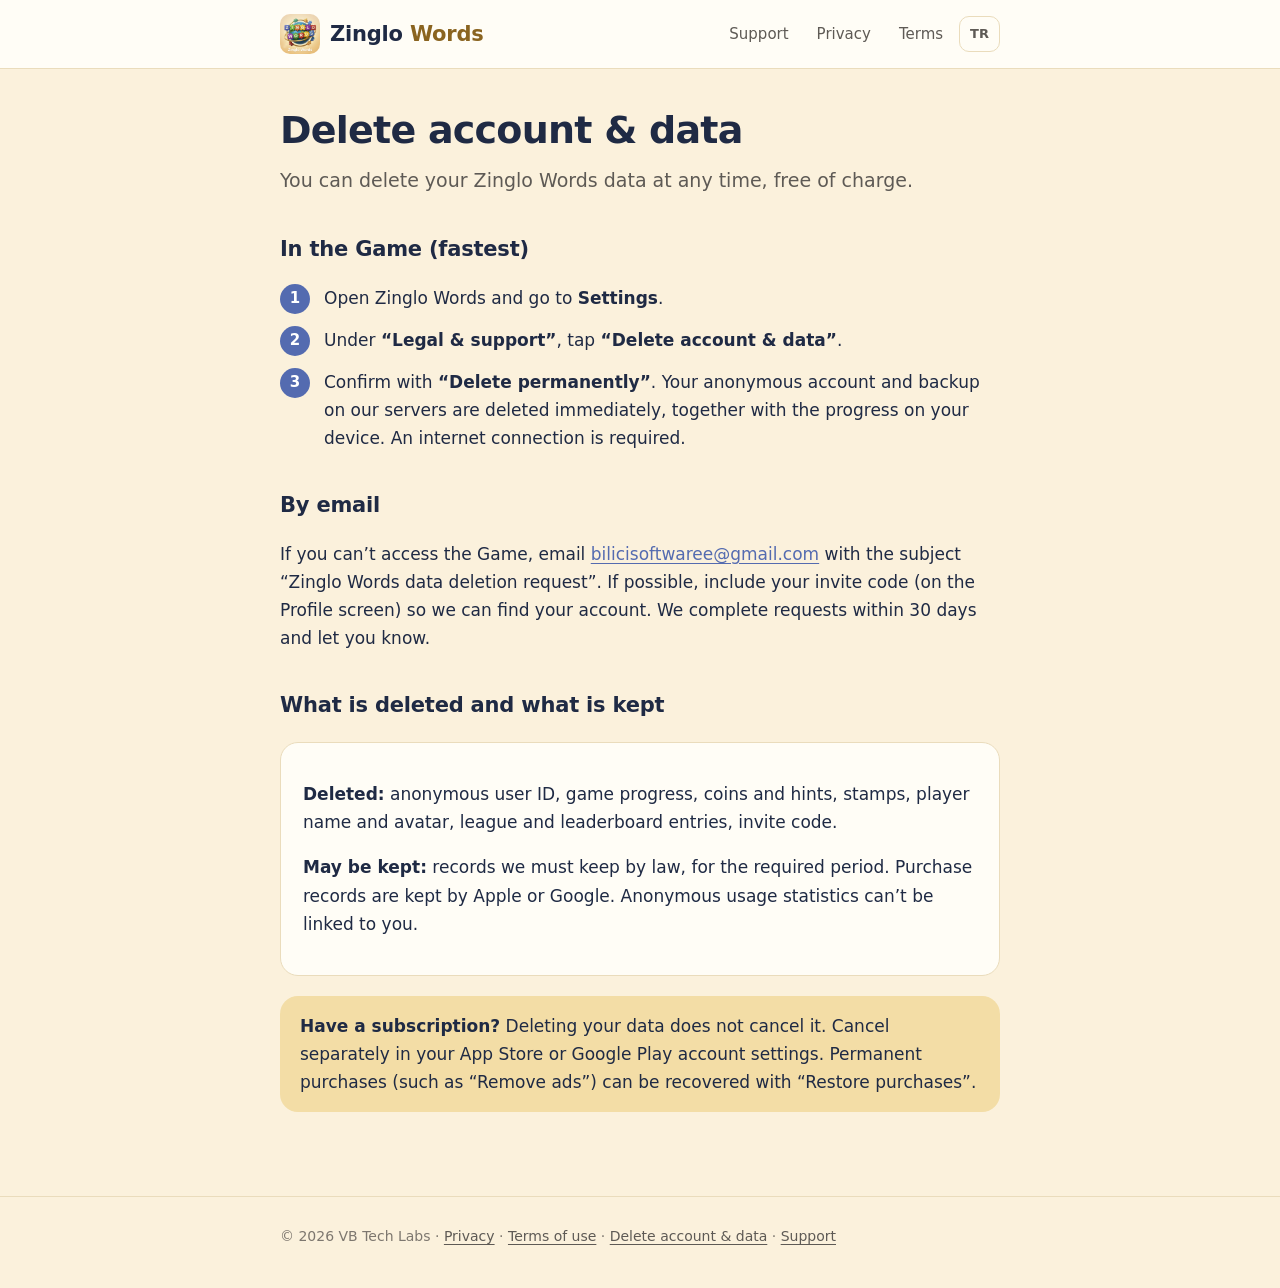
<file: en/delete-account/index.html>
<!doctype html>
<html lang="en">
<head>
<meta charset="utf-8">
<meta name="viewport" content="width=device-width, initial-scale=1">
<title>Delete Account & Data | Zinglo Words</title>
<meta name="description" content="How to delete your Zinglo Words account and data.">
<link rel="icon" href="/assets/logo.png">
<link rel="apple-touch-icon" href="/assets/logo.png">
<link rel="alternate" hreflang="tr" href="https://zinglogames.github.io/hesap-silme/">
<link rel="stylesheet" href="/assets/site.css">
</head>
<body>
<header class="site"><div class="wrap">
  <a class="brand" href="/en/"><img src="/assets/logo.png" alt="" width="40" height="40"><span>Zinglo <b>Words</b></span></a>
  <nav class="site" aria-label="Site"><a href="/en/support/">Support</a><a href="/en/privacy/">Privacy</a><a href="/en/terms/">Terms</a><a class="lang" href="/hesap-silme/" hreflang="tr" lang="tr">TR</a></nav>
</div></header>
<main><div class="wrap">
<h1>Delete account &amp; data</h1>
  <p class="lead">You can delete your Zinglo Words data at any time, free of charge.</p>

  <h2>In the Game (fastest)</h2>
  <ol class="steps">
    <li>Open Zinglo Words and go to <strong>Settings</strong>.</li>
    <li>Under <strong>“Legal &amp; support”</strong>, tap <strong>“Delete account &amp; data”</strong>.</li>
    <li>Confirm with <strong>“Delete permanently”</strong>. Your anonymous account and backup on our servers are deleted immediately, together with the progress on your device. An internet connection is required.</li>
  </ol>

  <h2>By email</h2>
  <p>If you can’t access the Game, email <a href="mailto:bilicisoftwaree@gmail.com?subject=Zinglo%20Words%20data%20deletion%20request">bilicisoftwaree@gmail.com</a> with the subject “Zinglo Words data deletion request”. If possible, include your invite code (on the Profile screen) so we can find your account. We complete requests within 30 days and let you know.</p>

  <h2>What is deleted and what is kept</h2>
  <div class="card">
    <p><strong>Deleted:</strong> anonymous user ID, game progress, coins and hints, stamps, player name and avatar, league and leaderboard entries, invite code.</p>
    <p><strong>May be kept:</strong> records we must keep by law, for the required period. Purchase records are kept by Apple or Google. Anonymous usage statistics can’t be linked to you.</p>
  </div>
  <div class="note"><strong>Have a subscription?</strong> Deleting your data does not cancel it. Cancel separately in your App Store or Google Play account settings. Permanent purchases (such as “Remove ads”) can be recovered with “Restore purchases”.</div>
</div></main>
<footer class="site"><div class="wrap">
  © 2026 VB Tech Labs · <a href="/en/privacy/">Privacy</a> · <a href="/en/terms/">Terms of use</a> · <a href="/en/delete-account/">Delete account &amp; data</a> · <a href="/en/support/">Support</a>
</div></footer>
</body>
</html>
</file>
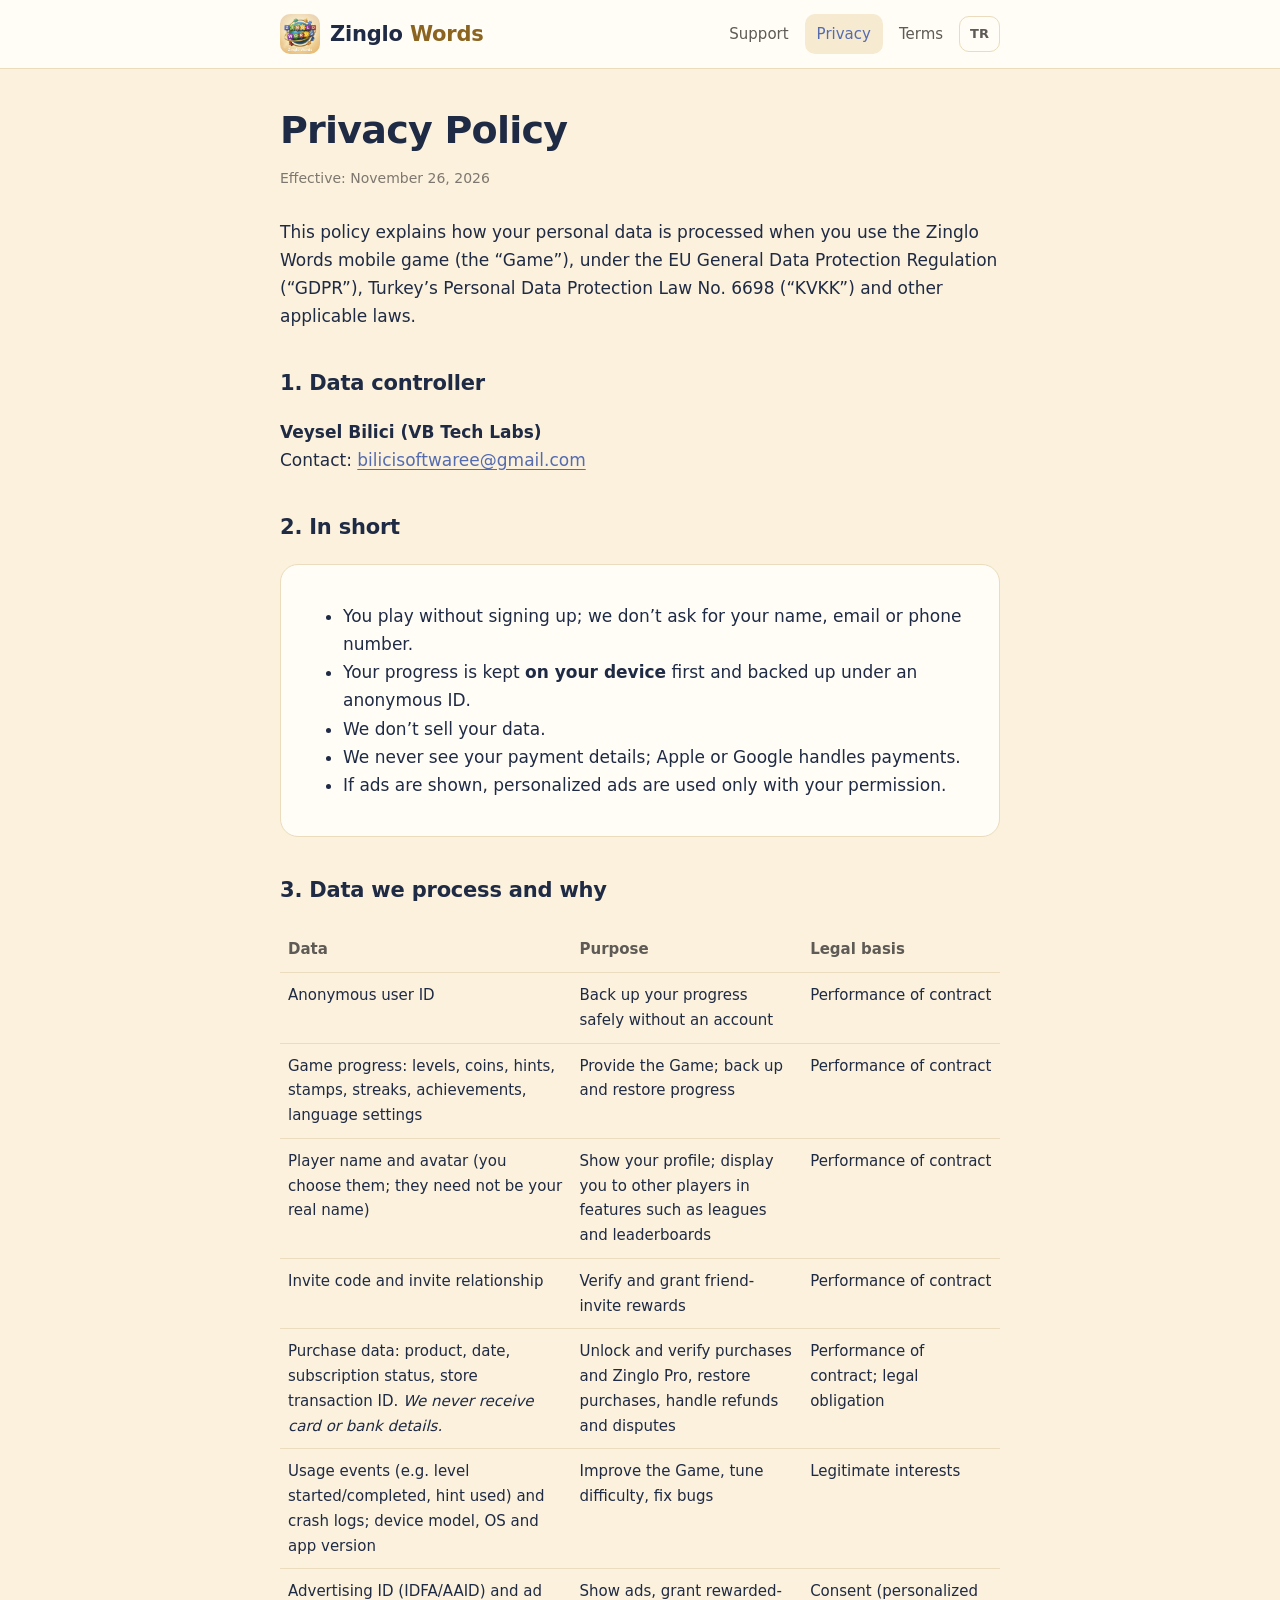
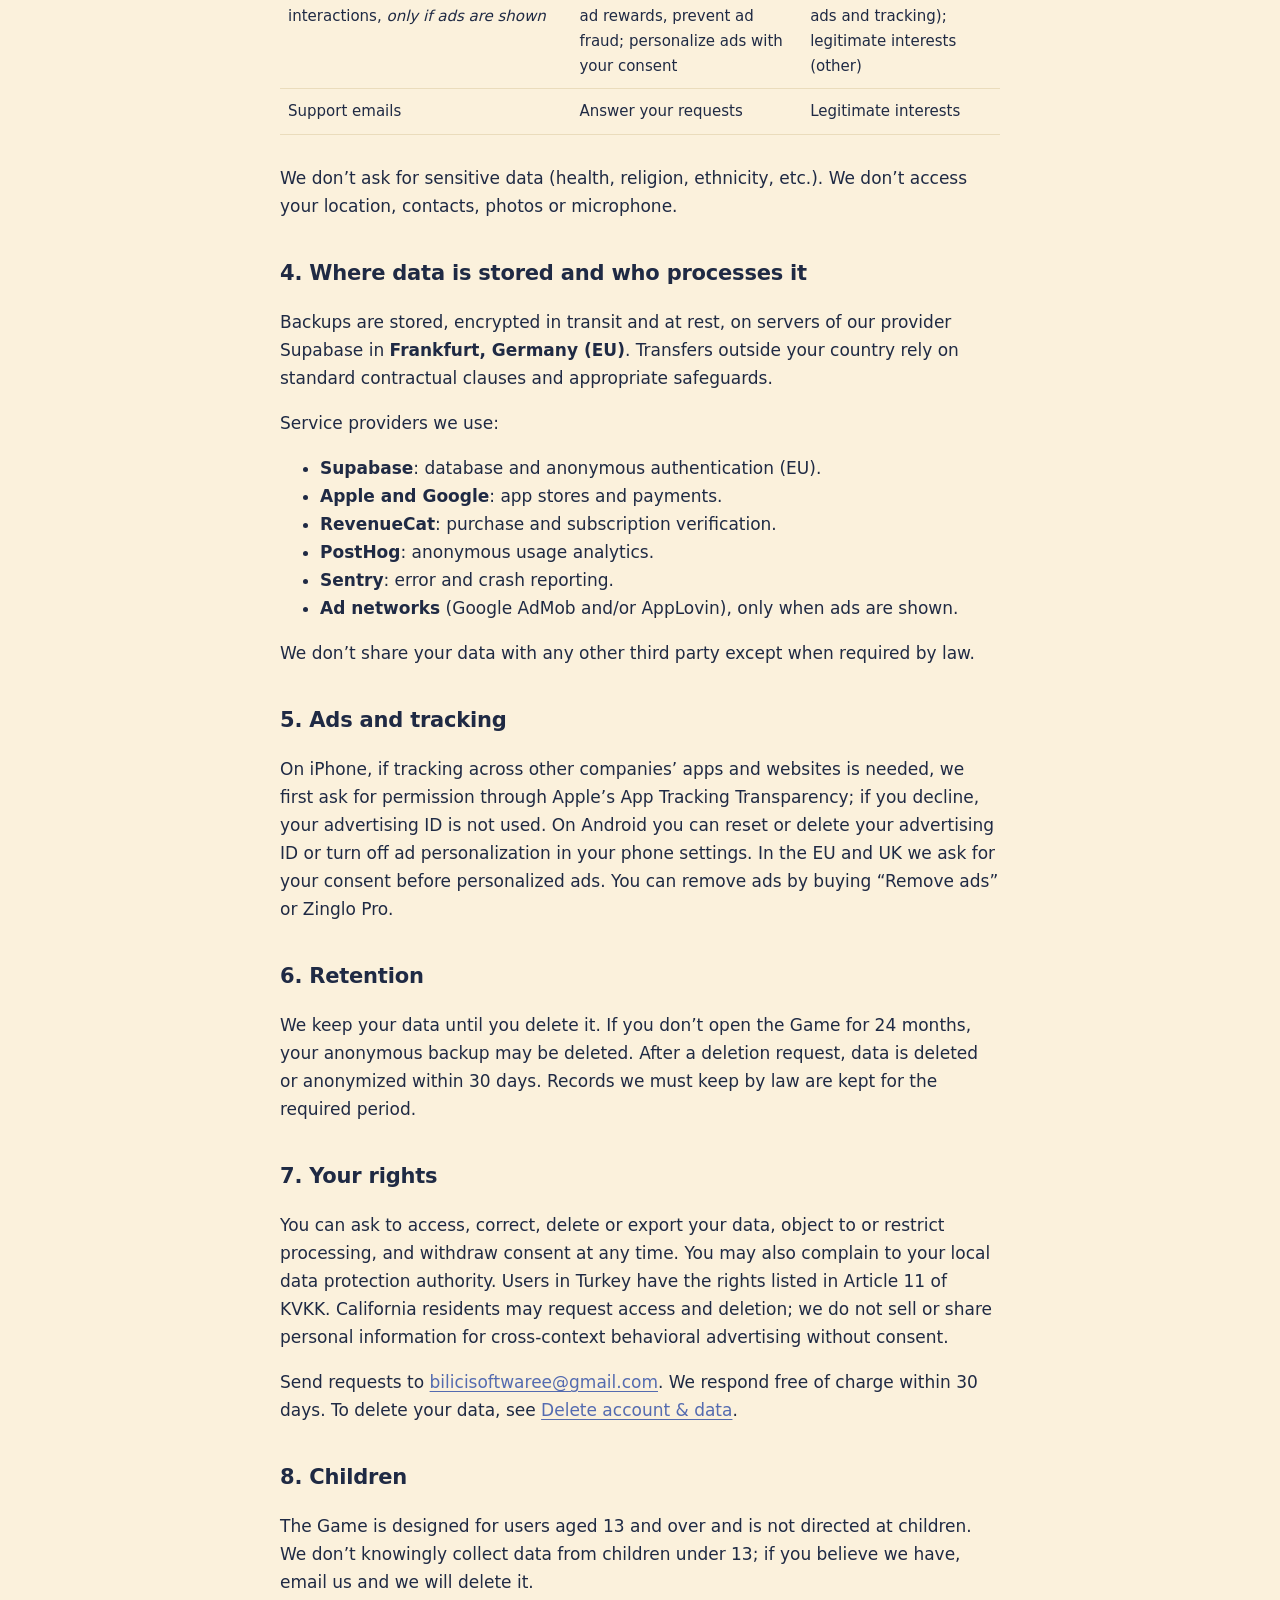
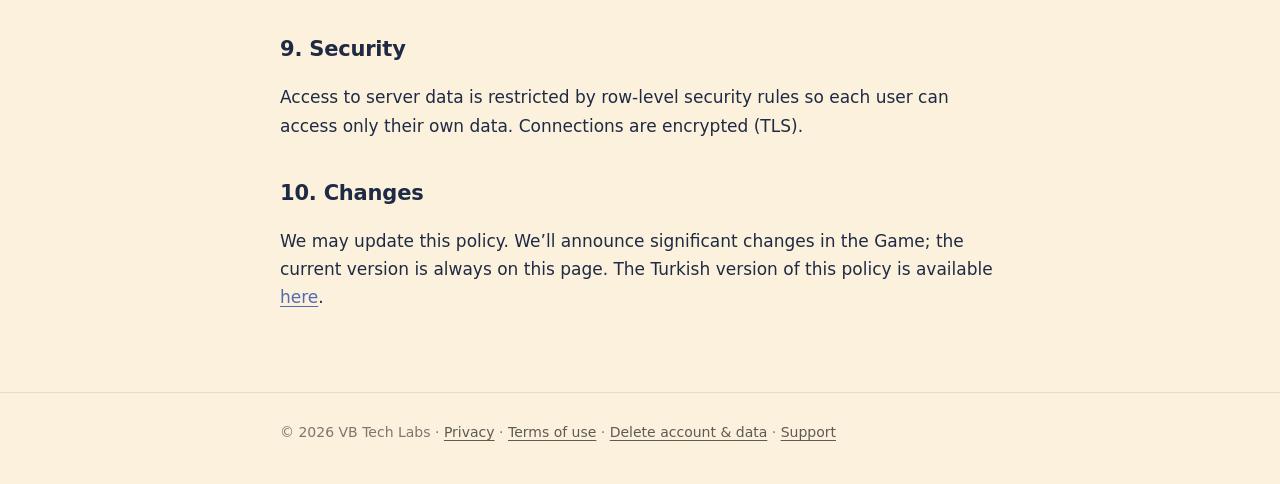
<file: en/privacy/index.html>
<!doctype html>
<html lang="en">
<head>
<meta charset="utf-8">
<meta name="viewport" content="width=device-width, initial-scale=1">
<title>Privacy Policy | Zinglo Words</title>
<meta name="description" content="Zinglo Words privacy policy.">
<link rel="icon" href="/assets/logo.png">
<link rel="apple-touch-icon" href="/assets/logo.png">
<link rel="alternate" hreflang="tr" href="https://zinglogames.github.io/gizlilik/">
<link rel="stylesheet" href="/assets/site.css">
</head>
<body>
<header class="site"><div class="wrap">
  <a class="brand" href="/en/"><img src="/assets/logo.png" alt="" width="40" height="40"><span>Zinglo <b>Words</b></span></a>
  <nav class="site" aria-label="Site"><a href="/en/support/">Support</a><a href="/en/privacy/" aria-current="page">Privacy</a><a href="/en/terms/">Terms</a><a class="lang" href="/gizlilik/" hreflang="tr" lang="tr">TR</a></nav>
</div></header>
<main><div class="wrap">
<h1>Privacy Policy</h1>
  <p class="meta">Effective: November 26, 2026</p>

  <p>This policy explains how your personal data is processed when you use the Zinglo Words mobile game (the “Game”), under the EU General Data Protection Regulation (“GDPR”), Turkey’s Personal Data Protection Law No. 6698 (“KVKK”) and other applicable laws.</p>

  <h2>1. Data controller</h2>
  <p><strong>Veysel Bilici (VB Tech Labs)</strong><br>Contact: <a href="mailto:bilicisoftwaree@gmail.com">bilicisoftwaree@gmail.com</a></p>

  <h2>2. In short</h2>
  <div class="card">
    <ul>
      <li>You play without signing up; we don’t ask for your name, email or phone number.</li>
      <li>Your progress is kept <strong>on your device</strong> first and backed up under an anonymous ID.</li>
      <li>We don’t sell your data.</li>
      <li>We never see your payment details; Apple or Google handles payments.</li>
      <li>If ads are shown, personalized ads are used only with your permission.</li>
    </ul>
  </div>

  <h2>3. Data we process and why</h2>
  <div class="table-scroll"><table>
    <thead><tr><th>Data</th><th>Purpose</th><th>Legal basis</th></tr></thead>
    <tbody>
      <tr><td>Anonymous user ID</td><td>Back up your progress safely without an account</td><td>Performance of contract</td></tr>
      <tr><td>Game progress: levels, coins, hints, stamps, streaks, achievements, language settings</td><td>Provide the Game; back up and restore progress</td><td>Performance of contract</td></tr>
      <tr><td>Player name and avatar (you choose them; they need not be your real name)</td><td>Show your profile; display you to other players in features such as leagues and leaderboards</td><td>Performance of contract</td></tr>
      <tr><td>Invite code and invite relationship</td><td>Verify and grant friend-invite rewards</td><td>Performance of contract</td></tr>
      <tr><td>Purchase data: product, date, subscription status, store transaction ID. <em>We never receive card or bank details.</em></td><td>Unlock and verify purchases and Zinglo Pro, restore purchases, handle refunds and disputes</td><td>Performance of contract; legal obligation</td></tr>
      <tr><td>Usage events (e.g. level started/completed, hint used) and crash logs; device model, OS and app version</td><td>Improve the Game, tune difficulty, fix bugs</td><td>Legitimate interests</td></tr>
      <tr><td>Advertising ID (IDFA/AAID) and ad interactions, <em>only if ads are shown</em></td><td>Show ads, grant rewarded-ad rewards, prevent ad fraud; personalize ads with your consent</td><td>Consent (personalized ads and tracking); legitimate interests (other)</td></tr>
      <tr><td>Support emails</td><td>Answer your requests</td><td>Legitimate interests</td></tr>
    </tbody>
  </table></div>
  <p>We don’t ask for sensitive data (health, religion, ethnicity, etc.). We don’t access your location, contacts, photos or microphone.</p>

  <h2>4. Where data is stored and who processes it</h2>
  <p>Backups are stored, encrypted in transit and at rest, on servers of our provider Supabase in <strong>Frankfurt, Germany (EU)</strong>. Transfers outside your country rely on standard contractual clauses and appropriate safeguards.</p>
  <p>Service providers we use:</p>
  <ul>
    <li><strong>Supabase</strong>: database and anonymous authentication (EU).</li>
    <li><strong>Apple and Google</strong>: app stores and payments.</li>
    <li><strong>RevenueCat</strong>: purchase and subscription verification.</li>
    <li><strong>PostHog</strong>: anonymous usage analytics.</li>
    <li><strong>Sentry</strong>: error and crash reporting.</li>
    <li><strong>Ad networks</strong> (Google AdMob and/or AppLovin), only when ads are shown.</li>
  </ul>
  <p>We don’t share your data with any other third party except when required by law.</p>

  <h2>5. Ads and tracking</h2>
  <p>On iPhone, if tracking across other companies’ apps and websites is needed, we first ask for permission through Apple’s App Tracking Transparency; if you decline, your advertising ID is not used. On Android you can reset or delete your advertising ID or turn off ad personalization in your phone settings. In the EU and UK we ask for your consent before personalized ads. You can remove ads by buying “Remove ads” or Zinglo Pro.</p>

  <h2>6. Retention</h2>
  <p>We keep your data until you delete it. If you don’t open the Game for 24 months, your anonymous backup may be deleted. After a deletion request, data is deleted or anonymized within 30 days. Records we must keep by law are kept for the required period.</p>

  <h2>7. Your rights</h2>
  <p>You can ask to access, correct, delete or export your data, object to or restrict processing, and withdraw consent at any time. You may also complain to your local data protection authority. Users in Turkey have the rights listed in Article 11 of KVKK. California residents may request access and deletion; we do not sell or share personal information for cross-context behavioral advertising without consent.</p>
  <p>Send requests to <a href="mailto:bilicisoftwaree@gmail.com?subject=Zinglo%20Words%20privacy%20request">bilicisoftwaree@gmail.com</a>. We respond free of charge within 30 days. To delete your data, see <a href="/en/delete-account/">Delete account &amp; data</a>.</p>

  <h2>8. Children</h2>
  <p>The Game is designed for users aged 13 and over and is not directed at children. We don’t knowingly collect data from children under 13; if you believe we have, email us and we will delete it.</p>

  <h2>9. Security</h2>
  <p>Access to server data is restricted by row-level security rules so each user can access only their own data. Connections are encrypted (TLS).</p>

  <h2>10. Changes</h2>
  <p>We may update this policy. We’ll announce significant changes in the Game; the current version is always on this page. The Turkish version of this policy is available <a href="/gizlilik/">here</a>.</p>
</div></main>
<footer class="site"><div class="wrap">
  © 2026 VB Tech Labs · <a href="/en/privacy/">Privacy</a> · <a href="/en/terms/">Terms of use</a> · <a href="/en/delete-account/">Delete account &amp; data</a> · <a href="/en/support/">Support</a>
</div></footer>
</body>
</html>
</file>
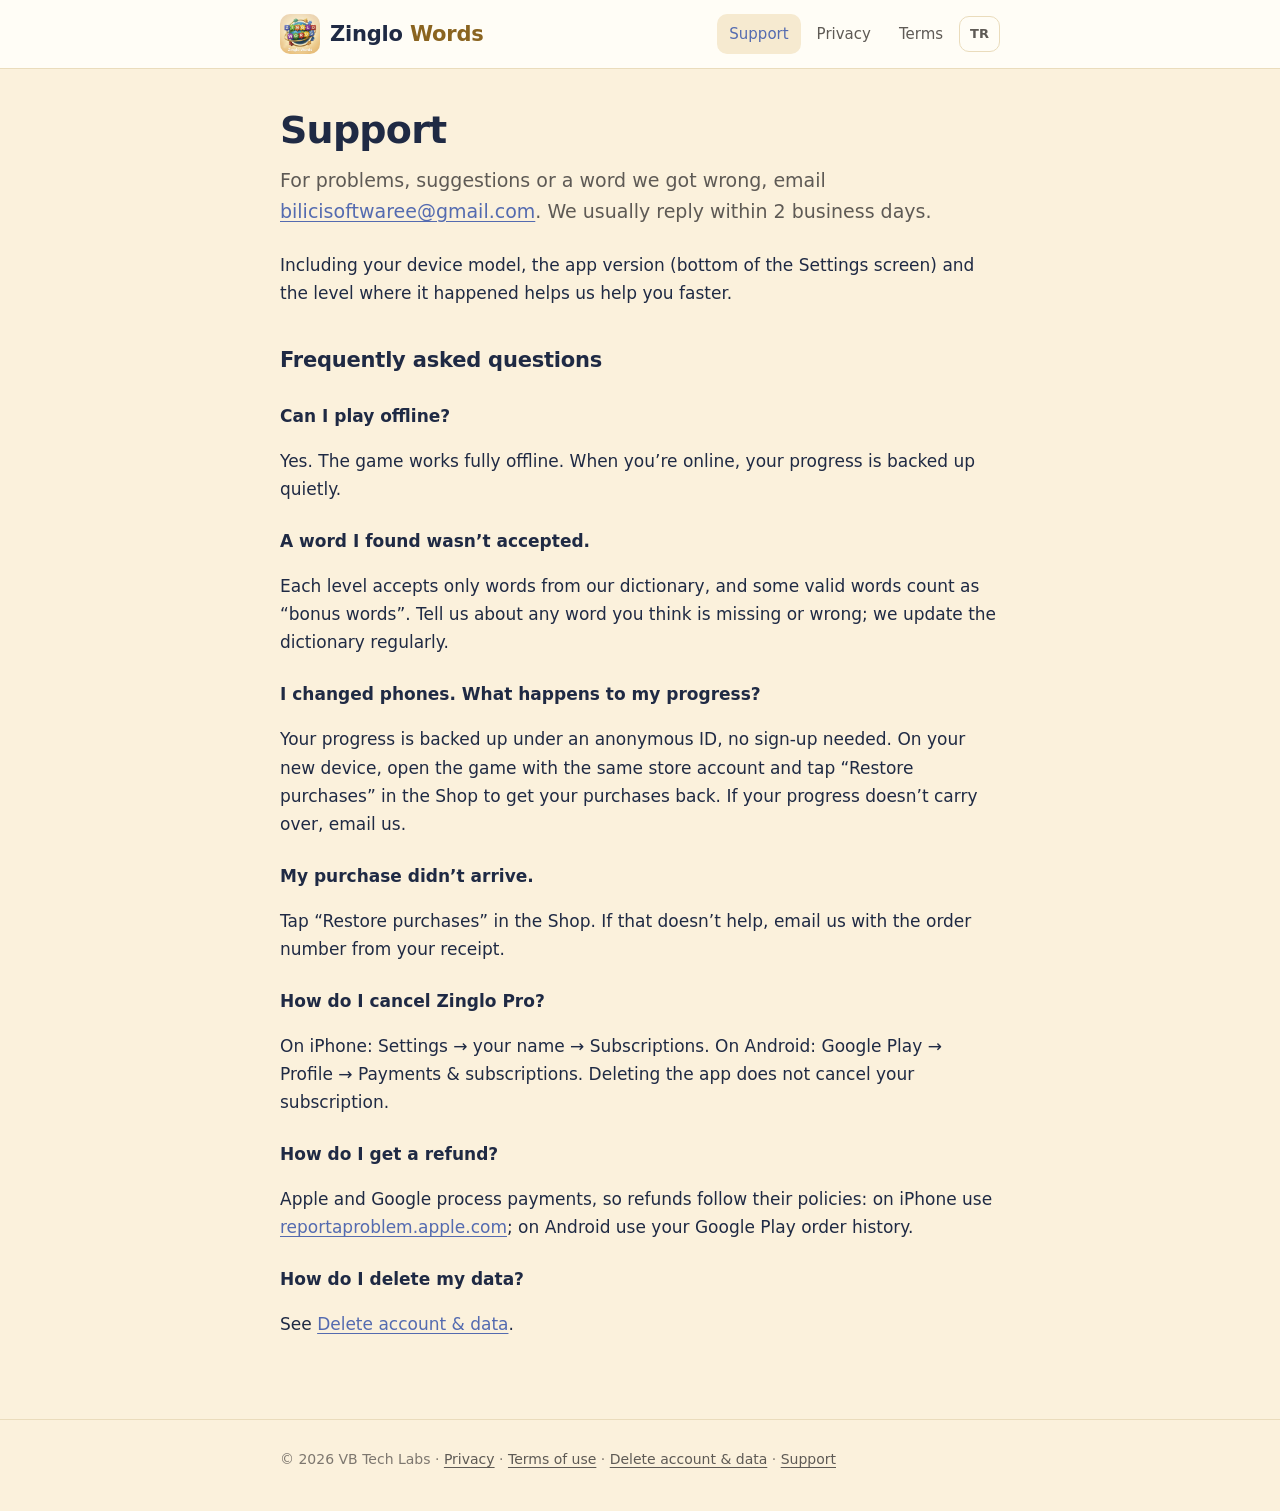
<file: en/support/index.html>
<!doctype html>
<html lang="en">
<head>
<meta charset="utf-8">
<meta name="viewport" content="width=device-width, initial-scale=1">
<title>Support | Zinglo Words</title>
<meta name="description" content="Zinglo Words support and frequently asked questions.">
<link rel="icon" href="/assets/logo.png">
<link rel="apple-touch-icon" href="/assets/logo.png">
<link rel="alternate" hreflang="tr" href="https://zinglogames.github.io/destek/">
<link rel="stylesheet" href="/assets/site.css">
</head>
<body>
<header class="site"><div class="wrap">
  <a class="brand" href="/en/"><img src="/assets/logo.png" alt="" width="40" height="40"><span>Zinglo <b>Words</b></span></a>
  <nav class="site" aria-label="Site"><a href="/en/support/" aria-current="page">Support</a><a href="/en/privacy/">Privacy</a><a href="/en/terms/">Terms</a><a class="lang" href="/destek/" hreflang="tr" lang="tr">TR</a></nav>
</div></header>
<main><div class="wrap">
<h1>Support</h1>
  <p class="lead">For problems, suggestions or a word we got wrong, email <a href="mailto:bilicisoftwaree@gmail.com?subject=Zinglo%20Words%20support">bilicisoftwaree@gmail.com</a>. We usually reply within 2 business days.</p>
  <p>Including your device model, the app version (bottom of the Settings screen) and the level where it happened helps us help you faster.</p>

  <h2>Frequently asked questions</h2>
  <h3>Can I play offline?</h3>
  <p>Yes. The game works fully offline. When you’re online, your progress is backed up quietly.</p>
  <h3>A word I found wasn’t accepted.</h3>
  <p>Each level accepts only words from our dictionary, and some valid words count as “bonus words”. Tell us about any word you think is missing or wrong; we update the dictionary regularly.</p>
  <h3>I changed phones. What happens to my progress?</h3>
  <p>Your progress is backed up under an anonymous ID, no sign-up needed. On your new device, open the game with the same store account and tap “Restore purchases” in the Shop to get your purchases back. If your progress doesn’t carry over, email us.</p>
  <h3>My purchase didn’t arrive.</h3>
  <p>Tap “Restore purchases” in the Shop. If that doesn’t help, email us with the order number from your receipt.</p>
  <h3>How do I cancel Zinglo Pro?</h3>
  <p>On iPhone: Settings → your name → Subscriptions. On Android: Google Play → Profile → Payments &amp; subscriptions. Deleting the app does not cancel your subscription.</p>
  <h3>How do I get a refund?</h3>
  <p>Apple and Google process payments, so refunds follow their policies: on iPhone use <a href="https://reportaproblem.apple.com">reportaproblem.apple.com</a>; on Android use your Google Play order history.</p>
  <h3>How do I delete my data?</h3>
  <p>See <a href="/en/delete-account/">Delete account &amp; data</a>.</p>
</div></main>
<footer class="site"><div class="wrap">
  © 2026 VB Tech Labs · <a href="/en/privacy/">Privacy</a> · <a href="/en/terms/">Terms of use</a> · <a href="/en/delete-account/">Delete account &amp; data</a> · <a href="/en/support/">Support</a>
</div></footer>
</body>
</html>
</file>
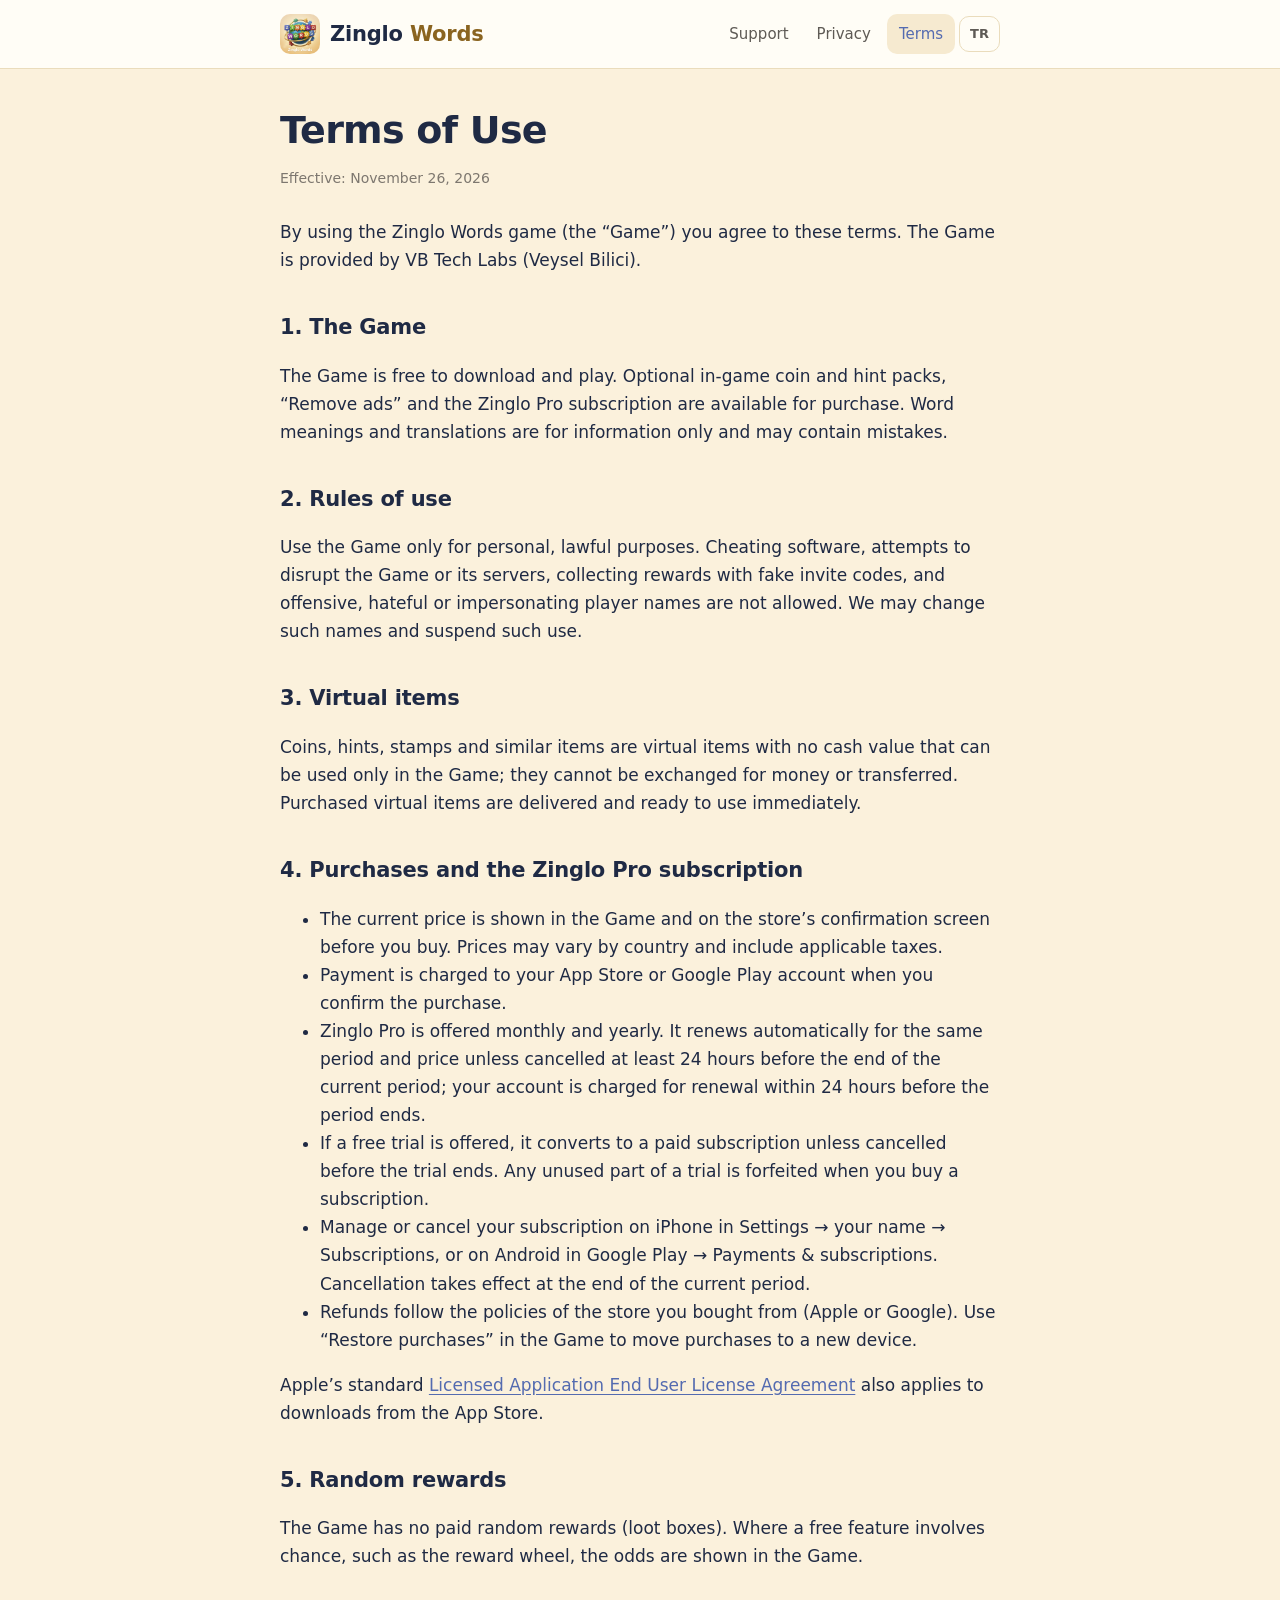
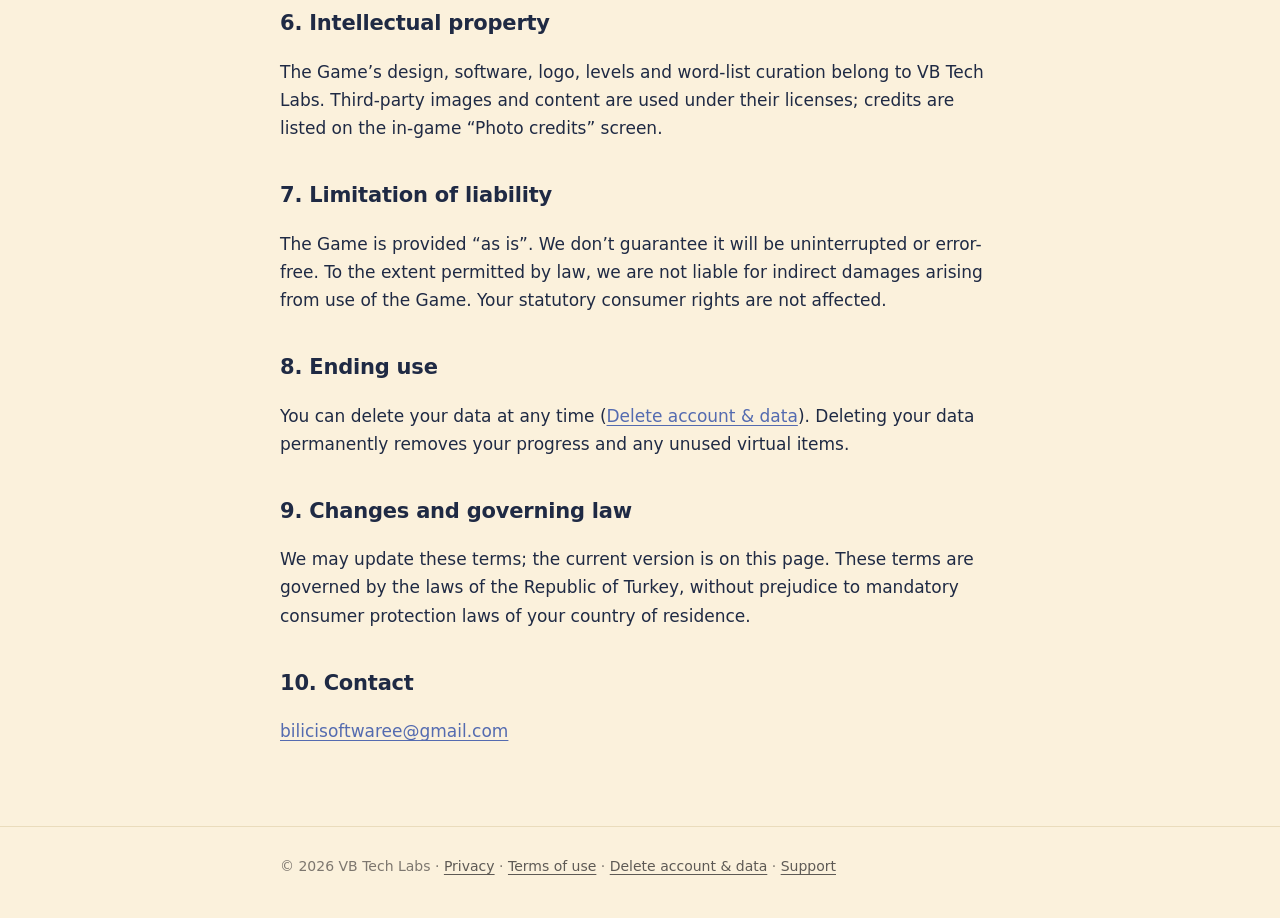
<file: en/terms/index.html>
<!doctype html>
<html lang="en">
<head>
<meta charset="utf-8">
<meta name="viewport" content="width=device-width, initial-scale=1">
<title>Terms of Use | Zinglo Words</title>
<meta name="description" content="Zinglo Words terms of use, purchases and subscriptions.">
<link rel="icon" href="/assets/logo.png">
<link rel="apple-touch-icon" href="/assets/logo.png">
<link rel="alternate" hreflang="tr" href="https://zinglogames.github.io/kosullar/">
<link rel="stylesheet" href="/assets/site.css">
</head>
<body>
<header class="site"><div class="wrap">
  <a class="brand" href="/en/"><img src="/assets/logo.png" alt="" width="40" height="40"><span>Zinglo <b>Words</b></span></a>
  <nav class="site" aria-label="Site"><a href="/en/support/">Support</a><a href="/en/privacy/">Privacy</a><a href="/en/terms/" aria-current="page">Terms</a><a class="lang" href="/kosullar/" hreflang="tr" lang="tr">TR</a></nav>
</div></header>
<main><div class="wrap">
<h1>Terms of Use</h1>
  <p class="meta">Effective: November 26, 2026</p>

  <p>By using the Zinglo Words game (the “Game”) you agree to these terms. The Game is provided by VB Tech Labs (Veysel Bilici).</p>

  <h2>1. The Game</h2>
  <p>The Game is free to download and play. Optional in-game coin and hint packs, “Remove ads” and the Zinglo Pro subscription are available for purchase. Word meanings and translations are for information only and may contain mistakes.</p>

  <h2>2. Rules of use</h2>
  <p>Use the Game only for personal, lawful purposes. Cheating software, attempts to disrupt the Game or its servers, collecting rewards with fake invite codes, and offensive, hateful or impersonating player names are not allowed. We may change such names and suspend such use.</p>

  <h2>3. Virtual items</h2>
  <p>Coins, hints, stamps and similar items are virtual items with no cash value that can be used only in the Game; they cannot be exchanged for money or transferred. Purchased virtual items are delivered and ready to use immediately.</p>

  <h2>4. Purchases and the Zinglo Pro subscription</h2>
  <ul>
    <li>The current price is shown in the Game and on the store’s confirmation screen before you buy. Prices may vary by country and include applicable taxes.</li>
    <li>Payment is charged to your App Store or Google Play account when you confirm the purchase.</li>
    <li>Zinglo Pro is offered monthly and yearly. It renews automatically for the same period and price unless cancelled at least 24 hours before the end of the current period; your account is charged for renewal within 24 hours before the period ends.</li>
    <li>If a free trial is offered, it converts to a paid subscription unless cancelled before the trial ends. Any unused part of a trial is forfeited when you buy a subscription.</li>
    <li>Manage or cancel your subscription on iPhone in Settings → your name → Subscriptions, or on Android in Google Play → Payments &amp; subscriptions. Cancellation takes effect at the end of the current period.</li>
    <li>Refunds follow the policies of the store you bought from (Apple or Google). Use “Restore purchases” in the Game to move purchases to a new device.</li>
  </ul>
  <p>Apple’s standard <a href="https://www.apple.com/legal/internet-services/itunes/dev/stdeula/">Licensed Application End User License Agreement</a> also applies to downloads from the App Store.</p>

  <h2>5. Random rewards</h2>
  <p>The Game has no paid random rewards (loot boxes). Where a free feature involves chance, such as the reward wheel, the odds are shown in the Game.</p>

  <h2>6. Intellectual property</h2>
  <p>The Game’s design, software, logo, levels and word-list curation belong to VB Tech Labs. Third-party images and content are used under their licenses; credits are listed on the in-game “Photo credits” screen.</p>

  <h2>7. Limitation of liability</h2>
  <p>The Game is provided “as is”. We don’t guarantee it will be uninterrupted or error-free. To the extent permitted by law, we are not liable for indirect damages arising from use of the Game. Your statutory consumer rights are not affected.</p>

  <h2>8. Ending use</h2>
  <p>You can delete your data at any time (<a href="/en/delete-account/">Delete account &amp; data</a>). Deleting your data permanently removes your progress and any unused virtual items.</p>

  <h2>9. Changes and governing law</h2>
  <p>We may update these terms; the current version is on this page. These terms are governed by the laws of the Republic of Turkey, without prejudice to mandatory consumer protection laws of your country of residence.</p>

  <h2>10. Contact</h2>
  <p><a href="mailto:bilicisoftwaree@gmail.com">bilicisoftwaree@gmail.com</a></p>
</div></main>
<footer class="site"><div class="wrap">
  © 2026 VB Tech Labs · <a href="/en/privacy/">Privacy</a> · <a href="/en/terms/">Terms of use</a> · <a href="/en/delete-account/">Delete account &amp; data</a> · <a href="/en/support/">Support</a>
</div></footer>
</body>
</html>
</file>
<file: assets/site.css>
:root {
  --bg: #fbf1dc; --surface: #fffdf6; --paper: #fff9ec; --text: #1f2a44; --text2: #5e5a55; --text3: #7d776f;
  --brand: #546bb0; --gold: #8a6420; --gold-soft: #f3dda6; --border: #eadcbc; --soft: #f6ead0;
  --radius: 18px; --max: 760px;
  font-family: Nunito, system-ui, -apple-system, "Segoe UI", Roboto, sans-serif;
}
@media (prefers-color-scheme: dark) {
  :root { --bg: #141a2b; --surface: #1b2338; --paper: #1b2338; --text: #f3ead6; --text2: #c9bfa9; --text3: #9a917f;
    --brand: #9fb2ec; --gold: #e0bd76; --gold-soft: #3a3220; --border: #2c3550; --soft: #222c45; }
}
* { box-sizing: border-box; }
html { -webkit-text-size-adjust: 100%; }
body { margin: 0; background: var(--bg); color: var(--text); font-size: 17px; line-height: 1.65; }
a { color: var(--brand); text-underline-offset: 3px; }
a:focus-visible { outline: 3px solid var(--brand); outline-offset: 2px; border-radius: 4px; }
.wrap { max-width: var(--max); margin: 0 auto; padding: 0 20px; }
header.site { border-bottom: 1px solid var(--border); background: var(--surface); }
header.site .wrap { display: flex; align-items: center; justify-content: space-between; gap: 16px; min-height: 68px; flex-wrap: wrap; }
.brand { display: flex; align-items: center; gap: 10px; text-decoration: none; color: var(--text); font-weight: 800; font-size: 21px; letter-spacing: -0.01em; }
.brand img { width: 40px; height: 40px; border-radius: 10px; }
.brand b { color: var(--gold); font-weight: 800; }
nav.site { display: flex; gap: 4px; flex-wrap: wrap; align-items: center; }
nav.site a { text-decoration: none; color: var(--text2); padding: 8px 12px; border-radius: 10px; font-size: 15px; }
nav.site a:hover, nav.site a[aria-current="page"] { background: var(--soft); color: var(--brand); }
nav.site a.lang { border: 1px solid var(--border); font-weight: 700; font-size: 13px; padding: 6px 10px; }
main { padding: 40px 0 64px; }
h1 { font-size: clamp(28px, 5vw, 38px); line-height: 1.15; letter-spacing: -0.02em; margin: 0 0 12px; }
h2 { font-size: 21px; letter-spacing: -0.01em; margin: 36px 0 8px; }
h3 { font-size: 17px; margin: 24px 0 6px; }
.lead { font-size: 19px; color: var(--text2); margin: 0 0 24px; }
.meta { color: var(--text3); font-size: 14px; margin-bottom: 28px; }
.card { background: var(--surface); border: 1px solid var(--border); border-radius: var(--radius); padding: 20px 22px; margin: 20px 0; }
.note { background: var(--gold-soft); border-radius: var(--radius); padding: 16px 20px; margin: 20px 0; }
table { width: 100%; border-collapse: collapse; margin: 12px 0; font-size: 15px; }
th, td { text-align: left; padding: 10px 8px; border-bottom: 1px solid var(--border); vertical-align: top; }
th { color: var(--text2); font-weight: 700; }
.table-scroll { overflow-x: auto; }
.steps { counter-reset: s; list-style: none; padding: 0; }
.steps li { counter-increment: s; position: relative; padding-left: 44px; margin: 14px 0; }
.steps li::before { content: counter(s); position: absolute; left: 0; top: 0; width: 30px; height: 30px; border-radius: 50%; background: var(--brand); color: #fff; display: grid; place-items: center; font-weight: 700; font-size: 15px; }
.hero { display: flex; gap: 22px; align-items: center; padding: 16px 0 8px; flex-wrap: wrap; }
.hero img { width: 112px; height: 112px; border-radius: 26px; box-shadow: 0 10px 28px rgba(31, 42, 68, 0.16); }
.hero h1 { margin-bottom: 6px; }
.grid { display: grid; grid-template-columns: repeat(auto-fit, minmax(200px, 1fr)); gap: 14px; margin: 24px 0; }
.grid .card { margin: 0; }
.grid h3 { margin-top: 0; }
footer.site { border-top: 1px solid var(--border); padding: 28px 0 40px; color: var(--text3); font-size: 14px; }
footer.site a { color: var(--text2); }
</file>
